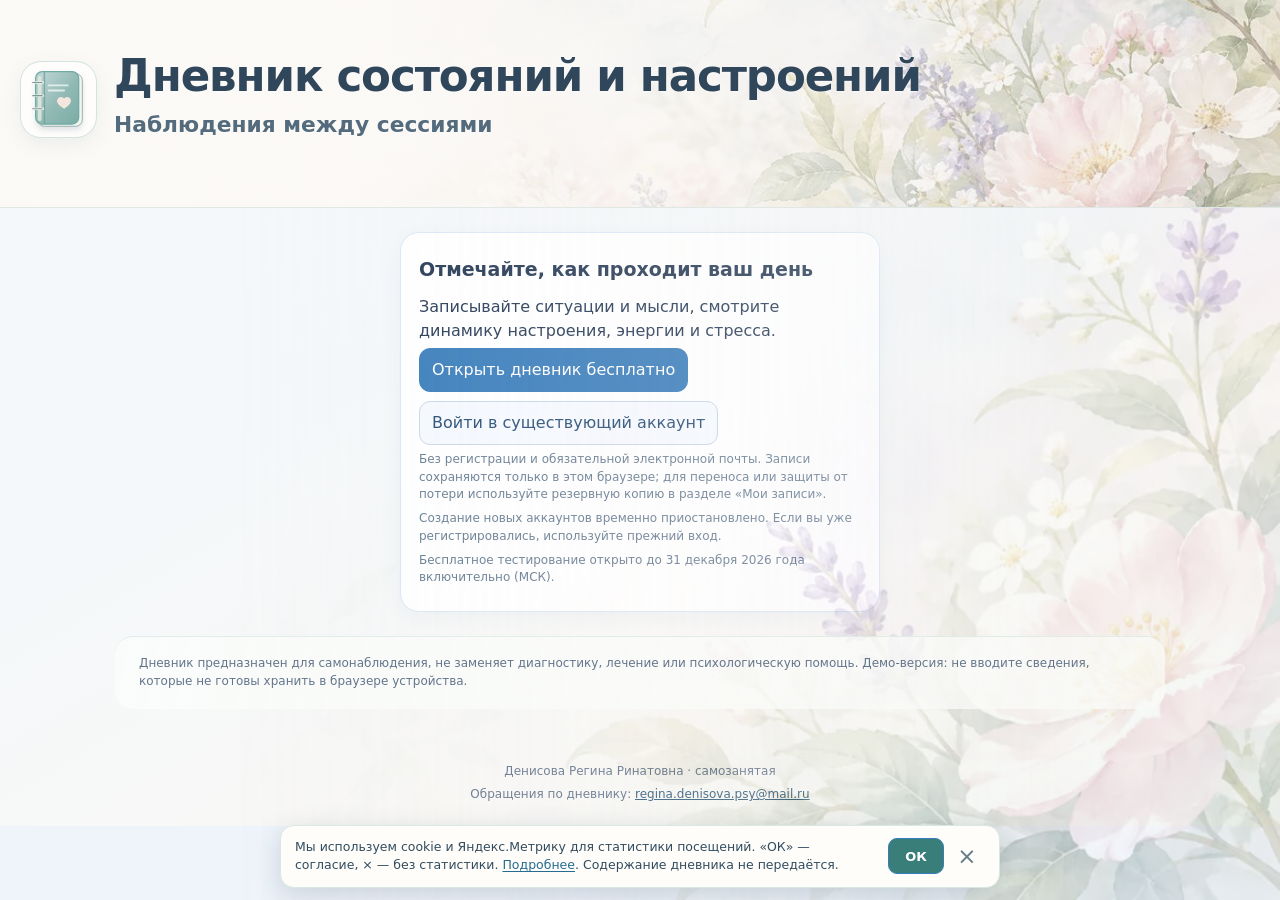
<file: index.html>
<!doctype html><html lang="ru"><head><meta charset="utf-8"><meta name="viewport" content="width=device-width,initial-scale=1"><title>Дневник состояний и настроений</title><style>
:root{font-family:system-ui,-apple-system,'Segoe UI',sans-serif;color:#263c58;background:#f1f6fc;line-height:1.48}*{box-sizing:border-box}body{margin:0}header{background:linear-gradient(120deg,#dcecfb,#f7fbff);padding:26px max(18px,calc((100vw - 1050px)/2));border-bottom:1px solid #d6e2f0}h1{font-size:clamp(24px,4vw,38px);margin:0}h2{font-size:19px;margin:4px 0 12px}p{margin:6px 0}small,.sub{color:#64758b}.tag{color:#396fa8;font-size:13px;font-weight:700}.wrap{max-width:1310px;margin:18px auto;padding:0 15px;display:grid;grid-template-columns:200px minmax(0,1fr) 290px;gap:16px;align-items:start}.panel,.accordion{background:white;border:1px solid #dce5f0;border-radius:17px;box-shadow:0 3px 15px #2d58780b}.panel{padding:18px;margin-bottom:14px}.accordion{margin-bottom:10px;overflow:hidden}summary{padding:16px 18px;cursor:pointer;font-weight:750;list-style:none;display:flex;justify-content:space-between;align-items:center}summary::-webkit-details-marker{display:none}summary:after{content:'⌄';font-size:22px;color:#477fae}details[open]>summary{background:#eaf4ff}details[open]>summary:after{content:'⌃'}details .inside{padding:17px}button,input,textarea{font:inherit}button{cursor:pointer;border:1px solid #c8d7e8;border-radius:11px;background:#f6faff;color:#254c73;padding:9px 12px}button:hover{background:#eaf3fe}.primary{background:#397dbb;color:#fff;border-color:#397dbb}.primary:hover{background:#2d6da8}.nav{display:flex;align-items:center;gap:12px;margin-bottom:14px}.nav strong{flex:1;text-align:center}.moods{display:grid;grid-template-columns:repeat(4,minmax(0,1fr));gap:8px;margin:9px 0 13px}.mood{padding:8px 2px;min-height:72px;background:#f6f9fd;font-size:12px}.mood b{display:block;font-size:25px;font-weight:400}.mood.sel{border:2px solid #3c89c7;background:#e4f2ff}.scale{display:flex;align-items:center;justify-content:space-between;gap:8px;flex-wrap:wrap;border-top:1px solid #edf1f6;padding:10px 0}.scale .count{display:flex;align-items:center;gap:10px}.scale button{font-size:20px;font-weight:750;width:39px;height:39px;padding:0}.scale output{min-width:40px;text-align:center;font-weight:750}.field{margin:14px 0}label{display:block;font-weight:650;margin-bottom:5px}textarea,input[type=text]{width:100%;border:1px solid #d3dfeb;border-radius:11px;padding:10px;background:#fbfdff;color:#253c56}textarea{min-height:75px;resize:vertical}.chips{display:flex;flex-wrap:wrap;gap:7px}.chip.sel{background:#dbeeff;border-color:#5799d2}.emotion-button{display:flex;align-items:center;gap:5px}.emotion-button .face{font-size:21px}.miniweek{display:grid;grid-template-columns:repeat(7,1fr);gap:4px}.mini-day{text-align:center;background:#f2f7fd;border-radius:9px;padding:7px 1px;font-size:11px}.mini-day span{display:block;font-size:20px;margin-top:4px}.mini-day.empty span{opacity:.25;filter:grayscale(1)}.mini-day.has-entry{border:1px solid #a7d4f7;background:#eaf5ff}.chip-more{border-style:dashed}.emotion-range{width:clamp(80px,13vw,155px);accent-color:#448ec8}.intensity-step{border:0;background:transparent;min-width:25px;padding:2px 4px;border-radius:7px;color:#367db5;font-size:24px;font-weight:700;line-height:1.2}.intensity-step:hover{background:#deefff}.intensity-step:disabled{opacity:.3;cursor:default}.nested-state{border:1px solid #dfebf6;border-radius:13px;margin-top:12px;overflow:hidden}.nested-state summary{padding:12px 14px;background:#f5f9ff}.nested-state .inside{padding:0 13px 9px}.diary-sections{margin-top:10px}.diary-sections .inside textarea{margin-top:8px}.emotion-scale{display:flex;align-items:center;gap:9px}.emotion-scale output{min-width:35px;font-weight:750;text-align:right}.emotion-button .face{font-size:21px}.freq{display:flex;justify-content:space-between;gap:8px;border-bottom:1px solid #edf1f6;padding:6px 0}.insights{padding-left:20px;font-size:13px;color:#475f78}.insights li{margin:7px 0}.smalltitle{font-size:14px;font-weight:700;margin:14px 0 8px}.intensity{margin:12px 0;padding:12px;border-radius:12px;background:#f3f8ff}.intensity .count{display:flex;align-items:center;gap:10px}.intensity button{min-width:42px;font-size:20px}.intensity-line{display:flex;align-items:center;justify-content:space-between;gap:8px;margin:5px 0}.indicator{font-size:12px;color:#68829b}.line{border-top:1px solid #e2eaf3;margin:12px 0}.actions{display:flex;gap:9px;flex-wrap:wrap}.note{font-size:12px;color:#667c91}.warning{background:#fff7e6;border:1px solid #edd9ae;border-radius:12px;padding:12px;margin:12px 0}.lock{background:#fff;border:1px solid #d0deea;border-radius:17px;padding:24px;margin:18px auto;max-width:700px;text-align:center}.hidden{display:none!important}.kpis{display:grid;grid-template-columns:repeat(3,1fr);gap:8px}.kpis div{text-align:center;border-radius:10px;background:#eef6ff;padding:9px}.kpis b{display:block;font-size:22px}.periods{display:flex;gap:5px;flex-wrap:wrap}.periods button.active{background:#d9edff;border-color:#4c9bdb}canvas{max-width:100%;width:100%;height:170px}.side-menu{position:sticky;top:16px;padding:10px;display:flex;flex-direction:column;gap:4px}.side-menu a{display:flex;align-items:center;gap:10px;text-decoration:none;color:#345775;font-size:14px;font-weight:650;border-radius:11px;padding:12px 10px}.side-menu a:hover,.side-menu a:focus-visible{background:#eaf3fe;color:#255b8f}.side-menu a.active{background:#e3f0ff;color:#235e98}.side-menu .menu-symbol{width:22px;text-align:center;font-size:18px}.side-menu h2{font-size:14px;margin:8px 10px 12px}.wrap main,.wrap aside{min-width:0}.wrap section[id]{scroll-margin-top:24px}.foot{max-width:1050px;padding:10px 15px 35px;margin:auto;font-size:12px;color:#64758b}@media(max-width:1100px){.wrap{grid-template-columns:170px minmax(0,1fr)}.aside{grid-column:2}.side-menu{grid-row:1 / span 2}}@media(max-width:790px){.wrap{grid-template-columns:1fr}.side-menu{position:static;grid-row:auto;grid-column:auto;flex-direction:row;flex-wrap:nowrap;overflow-x:auto;scrollbar-width:thin}.side-menu h2{display:none}.side-menu a{white-space:nowrap;flex-shrink:0;padding:10px}.aside{grid-column:auto}.moods{grid-template-columns:repeat(4,1fr)}header{padding:23px 18px}.aside{order:2}}@media(max-width:360px){.moods{grid-template-columns:repeat(3,1fr)}}

/* Visual refresh: header and emotion selectors. Preserves existing JS/data. */
:root{font-family:Inter,"Segoe UI",system-ui,-apple-system,sans-serif;color:#253954;background:#eff4fb}
body{background:linear-gradient(180deg,#f1f6fc 0%,#eef3fa 100%)}
.journal-hero{position:relative;isolation:isolate;overflow:hidden;min-height:148px;padding:24px max(20px,calc((100vw - 1310px)/2));background:linear-gradient(120deg,#eaf4ff 0%,#e9f3ff 52%,#f8fbff 100%);border-bottom:1px solid #dce7f4}
.hero-background{position:absolute;inset:auto 0 0 26%;height:125px;pointer-events:none;z-index:-1;opacity:.96}
.hero-background svg{display:block;width:100%;height:100%}
.hero-content{display:flex;align-items:center;gap:17px;max-width:1050px}
.journal-logo{width:76px;height:76px;flex:0 0 76px;border-radius:24px;background:linear-gradient(140deg,#a8d2f2,#d8edff);box-shadow:0 8px 24px #4d87be18;display:grid;place-items:center}
.journal-logo svg{width:57px;height:57px}
.journal-heading h1{font-size:clamp(26px,3.3vw,44px);letter-spacing:-.025em;line-height:1.14;font-weight:800;color:#263954;text-wrap:balance}
.journal-heading .sub{font-size:clamp(15px,1.7vw,23px);margin-top:7px;color:#5b6d85}
.panel,.accordion{border-radius:19px;border-color:#dce8f6;box-shadow:0 5px 18px rgba(63,117,177,.06)}
.side-menu{border-radius:20px}
.side-menu a{border-radius:13px}
.side-menu a.active{background:linear-gradient(115deg,#dbeeff,#cee2fa)}
details[open]>summary{background:linear-gradient(110deg,#eaf4ff,#dfecfc)}
.moods{display:grid;grid-template-columns:repeat(7,minmax(0,1fr));gap:7px}
.mood{display:flex;flex-direction:column;align-items:center;justify-content:flex-start;gap:6px;min-height:105px;padding:9px 3px 8px;background:#f8fbff;border:1px solid #e1ebf7;border-radius:16px;line-height:1.15;color:#2d405b;box-shadow:0 4px 10px rgba(59,115,180,.03)}
.mood-face{display:grid;place-items:center;width:49px;height:53px;border-radius:16px;background:#eef7ff;box-shadow:inset 0 2px 6px #ffffffa8}
.mood-face b{font-size:31px!important;line-height:1}
.mood-label{display:block;font-size:11px;font-weight:650;text-align:center}
.mood[data-mood$=":0"] .mood-face{background:#dff6ea}
.mood[data-mood$=":1"] .mood-face{background:#fff3cf}
.mood[data-mood$=":2"] .mood-face{background:#fff4dc}
.mood[data-mood$=":3"] .mood-face{background:#ffe8de}
.mood[data-mood$=":4"] .mood-face{background:#e0efff}
.mood[data-mood$=":5"] .mood-face{background:#f5f2db}
.mood[data-mood$=":6"] .mood-face{background:#ffe1dd}
.mood.sel{background:#e9f3ff;border:2px solid #75a9ea;box-shadow:0 0 0 2px #b9d9ff66}
@media(max-width:790px){.journal-hero{min-height:125px;padding:19px 16px}.hero-background{left:24%;height:100px}.journal-logo{width:55px;height:55px;flex-basis:55px;border-radius:17px}.journal-logo svg{width:42px;height:42px}.journal-heading h1{font-size:clamp(23px,5vw,32px)}.moods{grid-template-columns:repeat(4,minmax(0,1fr))}}
@media(max-width:370px){.moods{grid-template-columns:repeat(3,minmax(0,1fr))}}

/* Premium illustrated visual refresh: actual image assets, no changes to journal storage */
.journal-hero{background:linear-gradient(111deg,#eff6fe 0%,#e9f3fd 48%,#eaf4ff 100%);min-height:166px}
.hero-background{left:23%;right:0;bottom:0;inset:auto 0 0 23%;height:180px;opacity:1;z-index:-1}
.hero-background img{display:block;width:100%;height:100%;object-fit:cover;object-position:center bottom}
.journal-logo{background:transparent;box-shadow:none;width:84px;height:84px;flex:0 0 84px;border-radius:0}
.journal-logo img{width:84px;height:84px;object-fit:contain;filter:drop-shadow(0 6px 8px rgba(64,118,170,.1))}
.journal-heading{position:relative;z-index:1;text-shadow:0 1px 1px rgba(255,255,255,.65)}
.journal-heading h1{font-size:clamp(27px,3.3vw,43px);font-weight:780;color:#24344f}
.journal-heading .sub{font-weight:500;color:#516985}
.mood{border:1px solid #e2eaf7;border-radius:18px;min-height:119px;background:linear-gradient(155deg,#fff,#f4f9ff);box-shadow:0 7px 16px rgba(61,103,160,.07);padding:10px 4px 11px}
.mood:hover{transform:translateY(-2px);box-shadow:0 9px 17px rgba(61,103,160,.1)}
.mood-face{width:64px;height:68px;border-radius:19px;background:linear-gradient(145deg,#ffffff,#f0f7ff);box-shadow:inset 0 2px 1px #fff,0 5px 12px rgba(62,122,182,.07)}
.mood-face .mood-art{width:64px;height:64px;display:block;object-fit:contain;image-rendering:auto}
.mood-label{font-size:11px;font-weight:650;color:#374b67}
.mood.sel{border:2px solid #7eace9;background:linear-gradient(145deg,#f7fbff,#e5f0ff);box-shadow:0 0 0 3px rgba(124,175,235,.15)}
.mini-day span{display:flex;align-items:center;justify-content:center;min-height:31px}
.week-mood-art{width:28px;height:28px;display:block;object-fit:contain}
@media (max-width:790px){.journal-hero{min-height:145px}.hero-background{left:13%;height:115px}.journal-logo,.journal-logo img{width:58px;height:58px}.journal-logo{flex-basis:58px}.mood-face,.mood-face .mood-art{width:55px;height:57px}.mood{min-height:109px}}

/* Illustrated icon system – matched to blue landscape reference */
.side-menu .menu-symbol{width:39px;height:39px;flex:0 0 39px;display:grid;place-items:center;border-radius:13px;background:linear-gradient(135deg,#f5fbff,#e6f1ff);box-shadow:inset 0 1px 2px #fff,0 3px 10px #639bd00e}
.diary-menu-icon{width:29px;height:29px;display:block;filter:drop-shadow(0 2px 2px #5795cf15)}
.side-menu a{gap:9px;padding:10px 9px;font-size:14px;line-height:1.3}
.side-menu a.active .menu-symbol{background:linear-gradient(140deg,#fff,#cfebff)}
.time-summary{padding:13px 17px!important;min-height:66px;font-size:20px!important;background:linear-gradient(105deg,#eff6ff,#e2effe)!important}
.time-title{display:flex;align-items:center;gap:12px;font-weight:760;color:#253d60}
.time-icon{display:grid;place-items:center;width:48px;height:48px;flex:0 0 48px;border-radius:17px;background:linear-gradient(135deg,#fff,#ddecff);box-shadow:0 5px 13px #5b8fca17,inset 0 1px 1px #fff}
.time-icon svg{width:37px;height:37px;filter:drop-shadow(0 2px 3px #5e84b224)}
.time-day .time-icon{background:linear-gradient(135deg,#fffbea,#ffe7bb)}
.time-evening .time-icon{background:linear-gradient(135deg,#f3f0ff,#e4e0ff)}
.time-morning{border-left:4px solid #8dc8ed}
.time-day{border-left:4px solid #efc477}
.time-evening{border-left:4px solid #a8a5e7}
.prompt-with-icon{display:flex;align-items:center;gap:9px;font-size:17px;color:#263c60;margin-bottom:8px}
.prompt-icon{width:29px;height:29px}
.nested-state summary{font-size:16px!important;padding:11px 15px!important}
.state-icon{width:35px;height:35px;flex-basis:35px;border-radius:12px;background:#f2eefa}
.state-icon svg{width:27px;height:27px}
.scale-label{display:flex;align-items:center;gap:8px;font-weight:700}
.scale-art{width:26px;height:26px;flex:0 0 26px}
@media(max-width:790px){.time-icon{width:42px;height:42px;flex-basis:42px}.time-icon svg{width:33px;height:33px}.side-menu .menu-symbol{width:31px;height:31px;flex-basis:31px}.diary-menu-icon{width:25px;height:25px}}

/* Consistent illustrated cards, date and week overview */
:root{scroll-behavior:smooth}
.journal-card{border:1px solid #d6e6f8;border-radius:20px;box-shadow:0 6px 18px #6a98d018;margin:12px 0;overflow:hidden}
.journal-summary{font-size:20px!important;padding:13px 17px!important;min-height:69px!important;background:linear-gradient(110deg,#f0f7ff,#e2efff)!important;color:#283e5e}
.journal-title{display:flex;align-items:center;gap:13px;font-weight:780}
.journal-icon{width:46px;height:46px;flex:0 0 46px;border-radius:16px;display:grid;place-items:center;background:linear-gradient(140deg,#fff,#e2efff);box-shadow:0 4px 10px #578fc023,inset 0 1px #fff}
.journal-icon svg{width:39px;height:39px;filter:drop-shadow(0 2px 3px #568cc022)}
.card-thought .journal-icon,.card-summary .journal-icon{background:linear-gradient(140deg,#fff,#eae7ff)}
.card-emotions .journal-icon,.card-therapist .journal-icon{background:linear-gradient(140deg,#fff,#ffedf6)}
.card-reaction .journal-icon,.card-situation .journal-icon{background:linear-gradient(140deg,#fff,#fff0de)}
.card-perspective .journal-icon{background:linear-gradient(140deg,#fff,#e1f9f2)}
.journal-card[open]>.journal-summary{border-bottom:1px solid #e2ecf8}
.diary-sections .inside{background:linear-gradient(#fff,#fbfdff)}
.aside-title{display:flex;gap:9px;align-items:center;font-size:18px;line-height:1.25;margin:0 0 12px;font-weight:780}
.aside-title-icon{width:34px;height:34px;flex:0 0 34px;filter:drop-shadow(0 3px 4px #5e96c01c)}
.date-navigation{display:flex;align-items:center;gap:14px;justify-content:space-between;background:linear-gradient(105deg,#e3f1ff,#fbfdff 58%,#edf0ff);border:1px solid #dfebfc;border-radius:18px;padding:12px 14px;margin:0}
.date-navigation button{border:0;background:#fff;box-shadow:0 3px 11px #5587bd19;border-radius:50%;width:42px;height:42px;flex:0 0 42px;font-size:31px;line-height:1;padding:0 0 4px;color:#467caf}
.date-display{display:flex;align-items:center;justify-content:center;flex-direction:column;gap:2px;text-align:center}
.date-display strong{font-size:clamp(21px,2.4vw,29px);line-height:1.26;color:#243b60;font-weight:800;text-transform:capitalize}
.date-ornament{color:#d8a85b;line-height:.75;font-size:19px}
.date-caption{font-size:12px;font-weight:550;color:#7487a5}
.week-range-bar{display:flex;gap:10px;align-items:center;justify-content:space-between;margin:0 0 14px;padding:7px 10px;border-radius:13px;background:linear-gradient(90deg,#e9f4ff,#f6f7ff)}
.week-range-bar strong{font-size:13px;color:#3c6188}
.week-range-bar button{width:30px;height:30px;border:0;background:white;border-radius:50%;font-size:22px;line-height:1;padding:0;color:#507daa}
.miniweek{gap:5px}
.mini-day{min-width:0;padding:7px 1px;background:linear-gradient(180deg,#f9fcff,#eff6ff);border:1px solid #e0eafa;border-radius:12px;display:flex;flex-direction:column;align-items:center;gap:4px;cursor:pointer;color:#38536e}
.mini-day b{font-size:11px;line-height:1.25}
.mini-day .day-number{display:block;min-height:0;font-size:12px;font-weight:750;color:#536b8e}
.mini-day .week-face{width:100%;min-height:31px;border-radius:10px;background:white}
.mini-day .week-mood-art{width:30px;height:30px}
.mini-day.empty .week-mood-art{opacity:.28;filter:grayscale(1)}
.mini-day.has-entry{background:#f4fbff;border-color:#b8d6f6}
.mini-day.chosen-day{outline:2px solid #7eaeee;outline-offset:-1px;background:linear-gradient(180deg,#e2f1ff,#f0f7ff)}
.mini-day:hover{transform:translateY(-1px);border-color:#8bbee9}
.side-menu a.active{background:linear-gradient(100deg,#c9e3ff,#e3f2ff);color:#20528c;box-shadow:0 2px 10px #5d95be17}
.side-menu a:focus-visible,.mini-day:focus-visible{outline:3px solid #6da6e3;outline-offset:2px}
#diary,#week,#dynamics,#psychologist,#materials{scroll-margin-top:18px}
.nav-pulse{animation:nav-attention 1.5s ease-out}
@keyframes nav-attention{0%{box-shadow:0 0 0 0 #89c2fd99}50%{box-shadow:0 0 0 7px #89c2fd30}100%{box-shadow:0 0 0 0 #89c2fd00}}
@media(max-width:790px){.journal-summary{font-size:18px!important}.journal-icon{width:39px;height:39px;flex-basis:39px}.journal-icon svg{width:33px;height:33px}.date-display strong{font-size:19px}.date-caption{font-size:10px}.mini-day .week-mood-art{width:27px;height:27px}}
.emotion-picture{width:29px;height:29px;display:inline-block;object-fit:contain;vertical-align:middle;flex:0 0 29px}.emotion-name{display:inline-flex;align-items:center;gap:6px}.emotion-button{border-radius:14px;background:linear-gradient(135deg,#fff,#f4f9ff)}.emotion-button.sel{background:#e5f3ff;box-shadow:0 2px 8px #578fba1f}.emotion-button .face{display:inline-flex;align-items:center}.intensity-line{gap:10px}.freq{align-items:center}

.privacy-panel{border:1px solid #cbdff0;background:linear-gradient(180deg,#ffffff,#f5faff)}
.privacy-panel .note{line-height:1.6;margin:10px 0}
.privacy-status{padding:12px 14px;background:#e9f3ff;border-radius:13px;color:#294d76;font-size:13px;font-weight:650;margin:12px 0}
.privacy-form{display:grid;gap:8px;margin:12px 0}
.privacy-form label{font-size:13px;margin:2px 0 0}
.privacy-form input,.vault-unlock input{width:100%;border:1px solid #c9daee;background:#fff;border-radius:11px;padding:11px}
.privacy-form button{justify-self:start}
.privacy-delete{border-color:#e8bec6;color:#a34255;background:#fff8fa}
.vault-unlock{max-width:580px;margin:30px auto;padding:24px;background:#fff;border:1px solid #cbdff0;border-radius:20px;box-shadow:0 9px 25px #5f87b419}
.vault-unlock h2{font-size:23px;margin-bottom:12px}
.vault-unlock input{display:block;margin-bottom:14px}

/* Compact account-style privacy UI and wider navigation */
.wrap{max-width:1410px;grid-template-columns:250px minmax(0,1fr) 310px;gap:16px}
.side-menu{min-width:0;padding:12px}
.side-menu a{font-size:14px;padding:11px 10px;gap:10px;overflow-wrap:anywhere}
.side-menu .menu-symbol{flex:0 0 39px}
.privacy-panel{padding:19px;background:linear-gradient(165deg,#fff,#f5f9ff);border-radius:21px}
.privacy-panel .aside-title{font-size:18px}
.privacy-illustration{height:90px;text-align:center;background:radial-gradient(ellipse at center,#ecf7ff 20%,transparent 75%);margin:0 auto 4px}
.privacy-illustration svg{width:130px;height:90px}
.privacy-lead{text-align:center;font-size:14px;font-weight:800;color:#2b4e76;line-height:1.4}
.privacy-panel>.note{font-size:12px;line-height:1.6}
.privacy-status{font-size:12px;line-height:1.5;padding:11px;background:#e9f4ff}
.privacy-main-actions{gap:8px;margin:9px 0}
.privacy-main-actions button{font-weight:700;width:100%;padding:11px 10px}
.privacy-details{margin-top:13px;border:1px solid #e0eaf6;border-radius:13px;overflow:hidden;background:#fff}
.privacy-details>summary{font-size:12px;font-weight:650;padding:11px 12px;line-height:1.4;display:flex;align-items:center}
.privacy-details>.inside{padding:0 12px 12px}
.privacy-details .note{font-size:12px;line-height:1.55;margin:9px 0}
.privacy-delete{color:#a94f63;border-color:#e8c8d1;background:#fff9fb;font-size:12px;padding:8px 9px}
.privacy-dialog{width:min(440px,calc(100vw - 30px));max-height:min(88vh,700px);overflow:auto;border:1px solid #dbe9fa;border-radius:27px;padding:27px 30px 26px;background:linear-gradient(155deg,#fff,#f4f9ff);box-shadow:0 22px 65px #1e426b40;color:#263c58}
.privacy-dialog::backdrop{background:rgba(22,42,75,.46);backdrop-filter:blur(5px)}
.privacy-dialog h2{font-size:25px;text-align:center;margin:5px 0 10px}
.privacy-dialog p{font-size:13px;line-height:1.6;text-align:center;color:#667994}
.dialog-symbol{width:66px;height:66px;border-radius:22px;margin:0 auto 12px;display:grid;place-items:center;background:linear-gradient(145deg,#e8f3ff,#d7e8fb);font-size:29px;box-shadow:0 6px 16px #517fbb19}
.privacy-dialog .privacy-form{margin:18px 0;gap:8px}
.privacy-dialog .privacy-form label{font-size:13px;color:#284a72}
.privacy-dialog .privacy-form input{padding:12px;border-radius:13px;background:white}
.privacy-dialog .privacy-form button{width:100%;padding:13px;margin-top:7px;font-weight:700}
.privacy-close{position:absolute;right:14px;top:13px;width:35px;height:35px;padding:0;border:0;background:#eef5fc;border-radius:50%;font-size:24px;line-height:1}
.vault-unlock{text-align:center;max-width:430px;margin:clamp(28px,8vh,90px) auto;padding:30px;border-radius:28px;background:linear-gradient(155deg,#fff,#f3f8ff)}
.vault-unlock .vault-emblem{font-size:40px;width:75px;height:75px;border-radius:24px;background:#e5f1ff;display:grid;place-items:center;margin:0 auto 14px}
.vault-unlock h2{font-size:26px}
.vault-unlock label{text-align:left;margin-top:24px}
.vault-unlock button.primary{width:100%;padding:12px}
.vault-unlock .note{font-size:12px;line-height:1.55}
@media(max-width:1100px){.wrap{grid-template-columns:220px minmax(0,1fr)}.aside{grid-column:2}.side-menu{grid-row:1/span 2}}
@media(max-width:790px){.wrap{grid-template-columns:1fr}.side-menu{grid-column:auto;grid-row:auto}.aside{grid-column:auto}.side-menu a{white-space:nowrap;overflow-wrap:normal}.privacy-dialog{padding:25px 21px}}

/* Episode diary: independent situational observations inside each day */
.episode-section{border:1px solid #d4e7f7;background:linear-gradient(160deg,#ffffff,#f6faff);margin:14px 0}
.episode-header{display:flex;align-items:center;justify-content:space-between;gap:15px;flex-wrap:wrap}
.episode-heading{display:flex;align-items:center;gap:11px;font-size:21px;font-weight:790;margin:0 0 4px}
.episode-icon{width:40px;height:40px;filter:drop-shadow(0 3px 4px #6e9dd922)}
.episode-header .primary{font-size:13px;font-weight:720;white-space:nowrap}
.episode-list{display:grid;gap:9px;margin-top:14px}
.episode-empty{border:1px dashed #bbd5ed;color:#617c9a;border-radius:15px;padding:15px;text-align:center;font-size:13px;background:#f8fbff}
.episode-item{display:flex;align-items:center;justify-content:space-between;gap:10px;border:1px solid #d9e7f5;border-radius:15px;padding:12px;background:#fff}
.episode-item-main{min-width:0;flex:1}
.episode-item-name{font-weight:760;font-size:14px;color:#31547a;overflow-wrap:anywhere}
.episode-item-meta{font-size:12px;color:#7187a0;margin-top:5px}
.episode-item button{white-space:nowrap;font-size:12px}
.episode-form{border:1px solid #ccdef4;border-radius:18px;padding:17px;margin-top:14px;background:#fff;box-shadow:0 8px 20px #6295c016}
.episode-form-heading{display:flex;align-items:center;justify-content:space-between}
.episode-form-heading h3{font-size:19px;margin:0;color:#2e4d77}
.episode-form-heading button{width:35px;height:35px;border-radius:50%;padding:0;font-size:24px}
.episode-form .field{margin:12px 0}
.episode-two-col{display:grid;grid-template-columns:1fr 1fr;gap:12px}
.episode-strength{display:flex;align-items:center;gap:8px;padding:6px 0}
.episode-strength input{width:100%;min-width:50px;accent-color:#659bd5}
.episode-strength button{width:34px;flex:0 0 34px;padding:4px;font-size:20px;font-weight:bold}
.episode-emotion-chips{display:flex;gap:6px;flex-wrap:wrap}
.episode-emotion-chips button{font-size:12px;padding:7px 9px;display:inline-flex;align-items:center;gap:4px;border-radius:13px}
.episode-emotion-chips button[aria-pressed="true"]{background:#ddecff;border-color:#7ab1e1}
.episode-emotion-chips img{width:23px;height:23px;object-fit:contain}
.episode-danger{color:#b24760;background:#fff6f8;border-color:#e7bcc8}
@media(max-width:560px){.episode-two-col{grid-template-columns:1fr}.episode-item{align-items:flex-start;flex-wrap:wrap}.episode-heading{font-size:18px}}

/* Compact joy mood and secure recovery UI */
.moods{gap:7px}
.mood{min-height:97px;padding:7px 4px 8px;border-radius:16px}
.mood-face{width:54px;height:56px;border-radius:16px}
.mood-face .mood-art{width:54px;height:54px}
.mood-label{font-size:11px}
.episode-day-caption{font-size:12px;font-weight:700;color:#4b7198;background:#edf6ff;border:1px solid #d8eafa;padding:8px 12px;border-radius:12px;margin:8px 0}
.vault-forgot{display:block;margin:9px auto 4px;background:transparent;border:0;text-decoration:underline;color:#397dbb;font-size:13px}
.vault-recovery{margin:16px 0;padding:16px 14px;text-align:left;border-radius:16px;background:#f3f8ff;border:1px solid #d5e7f8}
.vault-recovery label{font-size:12px;margin:9px 0 5px}
.vault-recovery input{width:100%;min-width:0;margin-bottom:9px}
.vault-recovery .primary{margin-top:7px}
.privacy-main-actions{flex-wrap:wrap}
.privacy-main-actions button{white-space:normal}
.recovery-code-display{font-family:ui-monospace,SFMono-Regular,Consolas,monospace!important;font-size:13px!important;letter-spacing:.4px;width:100%;border:1px solid #b8d5f1;border-radius:11px;background:#f0f7ff;padding:10px 7px;text-align:center}
#recoveryCodeDialog button,#recoverySetupDialog button.primary{width:100%;margin-top:10px}
@media(max-width:790px){.mood{min-height:93px;padding:6px 3px 7px}.mood-face,.mood-face .mood-art{width:49px;height:50px}}

/* All eight daily mood buttons stay in one horizontal row. */
.moods{display:grid!important;grid-template-columns:repeat(8,minmax(0,1fr))!important;gap:5px!important;min-width:0}
.moods .mood{min-width:0;min-height:89px!important;padding:6px 1px!important;border-radius:12px!important;gap:4px!important}
.moods .mood-face{width:clamp(30px,3.2vw,46px)!important;height:clamp(32px,3.4vw,48px)!important;border-radius:12px!important}
.moods .mood-face .mood-art{width:100%!important;height:100%!important;object-fit:contain!important}
.moods .mood-label{font-size:clamp(8px,.8vw,10px)!important;line-height:1.18!important;letter-spacing:-.15px!important;overflow-wrap:anywhere}
.intensity-emotion-name{overflow-wrap:anywhere}
.intensity-line .emotion-name{min-width:0}
@media(max-width:650px){
 .moods{grid-template-columns:repeat(8,62px)!important;overflow-x:auto;overscroll-behavior-x:contain;scrollbar-width:thin;padding:3px 2px 10px;scroll-snap-type:x proximity}
 .moods .mood{scroll-snap-align:start;min-height:85px!important}
 .moods .mood-face{width:43px!important;height:45px!important}
 .moods .mood-label{font-size:10px!important}
 .intensity-line{flex-wrap:wrap}
 .intensity-line .emotion-scale{margin-left:auto}
}

/* Botanical painting replaces previously faint mountain layer.
   This overrides legacy responsive selectors deliberately. */
.journal-hero{
 position:relative!important;min-height:208px!important;overflow:hidden;
 background:#fff9f4!important;isolation:isolate!important;
 border-bottom:1px solid #e9e2e5!important;
}
.hero-background{
 position:absolute!important;inset:0!important;
 left:0!important;right:0!important;top:0!important;bottom:0!important;
 width:100%!important;height:100%!important;max-width:none!important;
 z-index:0!important;opacity:1!important;pointer-events:none!important;
}
.hero-background img{
 width:100%!important;height:100%!important;object-fit:cover!important;
 object-position:center 53%!important;display:block!important;
}
.journal-hero::after{
 content:"";position:absolute;inset:0;z-index:1;pointer-events:none;
 background:linear-gradient(90deg,rgba(255,249,246,.91) 0%,rgba(255,250,247,.81) 24%,rgba(255,250,247,.51) 45%,rgba(255,250,247,.04) 77%);
}
.hero-content{position:relative!important;z-index:2!important;max-width:1300px!important;min-height:151px;align-items:center!important}
.journal-heading{position:relative;z-index:2;text-shadow:0 1px 2px #fff9!important}
.journal-heading h1{color:#30465b!important;font-size:clamp(28px,3.4vw,44px)!important}
.journal-heading .sub{color:#536b7c!important;font-weight:600!important}
.trial-notice{
 display:flex;align-items:center;gap:10px;
 background:linear-gradient(110deg,#f7fbf8,#f1f9ff);
 border:1px solid #d5e7db;color:#416b65;border-radius:15px;
 padding:11px 14px;margin-bottom:14px;line-height:1.5;font-size:12px;font-weight:650;
}
.trial-end-icon{font-size:36px;padding:12px}
.lock{max-width:620px;margin:42px auto;border-color:#d6e6df;background:linear-gradient(150deg,#fff,#f5faf9);padding:27px}
.lock p{margin:12px 0;line-height:1.6}
@media(max-width:790px){
 .journal-hero{min-height:158px!important;padding:16px!important}
 .hero-background{height:100%!important;left:0!important}
 .hero-background img{object-position:65% center!important}
 .journal-hero::after{background:linear-gradient(90deg,rgba(255,250,246,.94),rgba(255,250,246,.81) 48%,rgba(255,250,246,.22) 90%)}
 .hero-content{min-height:120px}
 .journal-heading h1{font-size:clamp(22px,5vw,31px)!important}
 .trial-notice{align-items:flex-start;font-size:11px}
}

/* Calm unified botanical backdrop and soft notebook logo — 16 Nov 2026 */
body{
 position:relative;
 background-color:#f1f6f8!important;
 background-image:linear-gradient(150deg,#f4f8fb 0%,#f5f8fa 38%,#f9f8f5 72%,#f1f7f6 100%)!important;
}
body::before{
 content:"";position:fixed;left:0;right:0;top:0;bottom:0;z-index:0;
 pointer-events:none;
 background-image:url("assets/diary-botanical-real-2026.jpg?v=botanical-page-3");
 background-repeat:no-repeat;
 background-size:min(1450px,115vw) auto;
 background-position:right bottom;
 opacity:.14;filter:saturate(.66) contrast(.92);
 -webkit-mask-image:linear-gradient(to right,transparent 12%,rgba(0,0,0,.20) 42%,black 100%);
 mask-image:linear-gradient(to right,transparent 12%,rgba(0,0,0,.20) 42%,black 100%);
}
.wrap,.foot,.vault-unlock,.lock{position:relative;z-index:1}
.journal-hero{
 z-index:1;
 background:#faf8f5!important;
 border-bottom-color:#e0e8e6!important;
}
.hero-background img{
 opacity:.55!important;
 filter:saturate(.75) contrast(.92)!important;
 object-position: center 54%!important;
}
.journal-hero::after{
 background:linear-gradient(90deg,rgba(252,250,247,.95) 0%,rgba(252,250,247,.90) 29%,rgba(252,250,247,.67) 52%,rgba(252,250,247,.22) 81%,rgba(252,250,247,.11) 100%)!important;
}
.journal-notebook-logo{
 background:rgba(255,255,255,.62)!important;
 border:1px solid rgba(196,218,213,.75)!important;
 border-radius:21px!important;
 box-shadow:0 6px 18px rgba(89,141,144,.10)!important;
 display:grid!important;
 place-items:center!important;
 width:77px!important;height:77px!important;flex:0 0 77px!important;
}
.journal-notebook-logo svg{display:block;width:70px!important;height:70px!important}
.foot{
 background:linear-gradient(100deg,rgba(250,252,250,.89),rgba(249,250,247,.75));
 border-top:1px solid rgba(198,219,213,.45);border-radius:18px;
 margin:18px auto 32px;padding:18px 24px;
}
@media(max-width:790px){
 body::before{
  background-position:right bottom;
  background-size:990px auto;
  opacity:.10;
 }
 .journal-hero{min-height:155px!important}
 .journal-hero::after{
  background:linear-gradient(90deg,rgba(251,249,246,.97) 0%,rgba(251,249,246,.89) 58%,rgba(251,249,246,.46) 100%)!important;
 }
 .hero-background img{object-position:68% center!important;opacity:.42!important}
 .journal-notebook-logo{
  width:54px!important;height:54px!important;flex:0 0 54px!important;
  border-radius:16px!important;
 }
 .journal-notebook-logo svg{width:48px!important;height:48px!important}
 .hero-content{gap:12px!important}
 .foot{margin:15px 14px 30px;padding:15px 16px}
}
@media(max-width:370px){
 .journal-notebook-logo{width:46px!important;height:46px!important;flex:0 0 46px!important}
 .journal-notebook-logo svg{width:40px!important;height:40px!important}
 .journal-heading h1{font-size:21px!important}
}

/* Phone-first visual pass: six icon tabs, 4+4 moods, controlled episode emotions, full botanical banner */
.hero-background picture{display:block;width:100%;height:100%}
.hero-background picture img{display:block;width:100%;height:100%}
.side-menu a .nav-label{display:inline}
.mood-toggle{display:none}
.episode-emotion-more{background:#eff7fe!important;border:1px dashed #9bc7e4!important;color:#347caa!important;font-weight:650!important;justify-content:center}
body::before{
 background-image:url("assets/diary-page-botanical-2026.webp?v=page-v1")!important;
 background-size:min(1040px,95vw) auto!important;
 background-position:right bottom!important;
 opacity:.29!important;
 filter:saturate(.84) contrast(.97)!important;
 -webkit-mask-image:linear-gradient(to right,transparent 7%,rgba(0,0,0,.25) 32%,black 83%)!important;
 mask-image:linear-gradient(to right,transparent 7%,rgba(0,0,0,.25) 32%,black 83%)!important;
}
@media(max-width:790px){
 .wrap{padding:0 11px!important;gap:10px!important}
 .side-menu{
  display:grid!important;
  grid-template-columns:repeat(5,minmax(0,1fr))!important;
  gap:3px!important;
  width:100%!important;
  padding:7px 5px!important;
  overflow:visible!important;
  position:relative!important;
  margin-bottom:0!important;
 }
 .side-menu a{
  font-size:0!important;min-width:0!important;width:100%!important;height:51px!important;
  padding:4px 1px!important;
  justify-content:center!important;align-items:center!important;
  gap:0!important;white-space:normal!important;flex-shrink:1!important;
  border-radius:11px!important;
 }
 .side-menu .nav-label{display:none!important}
 .side-menu .menu-symbol{width:min(100%,46px)!important;height:34px!important;flex:0 0 auto!important;margin:0!important;display:grid!important;place-items:center!important}
 .side-menu .diary-menu-icon{width:27px!important;height:27px!important}
 .journal-hero{min-height:161px!important}
 .hero-background picture,.hero-background picture img{width:100%!important;height:100%!important}
 .hero-background img{
  object-fit:contain!important;object-position:center center!important;
  opacity:.94!important;filter:saturate(.88) contrast(.98)!important;
 }
 .journal-hero::after{
  background:linear-gradient(90deg,rgba(252,251,247,.95) 0%,rgba(252,251,247,.84) 43%,rgba(252,251,247,.30) 76%,rgba(252,251,247,.07) 100%)!important;
 }
 .hero-content{min-height:122px!important}
 .mood-picker .moods{
  display:grid!important;grid-template-columns:repeat(4,minmax(0,1fr))!important;
  gap:5px!important;width:100%!important;min-width:0!important;
  overflow:visible!important;scroll-snap-type:none!important;
  padding:3px 0 2px!important;
 }
 .mood-picker .mood{min-width:0!important;width:100%!important;min-height:86px!important;padding:5px 1px 6px!important;scroll-snap-align:none!important}
 .mood-picker .mood-face{width:clamp(37px,10vw,49px)!important;height:clamp(39px,10.5vw,51px)!important}
 .mood-picker .mood-face .mood-art{width:100%!important;height:100%!important}
 .mood-picker .mood-label{font-size:clamp(8px,2.35vw,10px)!important;letter-spacing:-.1px!important;line-height:1.2!important}
 .mood-picker .mood:nth-child(n+5){display:none!important}
 .mood-picker.expanded .mood:nth-child(n+5){display:flex!important}
 .mood-toggle{
  display:flex!important;align-items:center;justify-content:center;
  margin:8px auto 3px!important;min-width:150px;
  padding:7px 17px!important;border:1px solid #c4d9ed!important;
  border-radius:99px!important;background:#f1f8ff!important;
  color:#3d719e!important;font-size:12px!important;font-weight:700!important;
 }
 .episode-emotion-chips{
  display:grid!important;grid-template-columns:repeat(2,minmax(0,1fr))!important;
  gap:7px!important;width:100%!important;
 }
 .episode-emotion-chips button{min-width:0!important;justify-content:flex-start!important;padding:7px 8px!important}
 .episode-emotion-more{grid-column:1/-1;font-size:12px!important;justify-content:center!important}
 body::before{
  background-image:url("assets/diary-page-botanical-2026.webp?v=page-mobile-v1")!important;
  background-position:right bottom!important;background-size:auto 100%!important;
  opacity:.22!important;
  -webkit-mask-image:linear-gradient(to bottom,rgba(0,0,0,.36),rgba(0,0,0,.22) 30%,black 75%)!important;
  mask-image:linear-gradient(to bottom,rgba(0,0,0,.36),rgba(0,0,0,.22) 30%,black 75%)!important;
 }
}
@media(max-width:360px){
 .side-menu{padding:6px 3px!important;gap:2px!important}
 .side-menu a{height:45px!important}
 .side-menu .menu-symbol{width:min(100%,40px)!important;height:32px!important}
 .side-menu .diary-menu-icon{width:24px!important;height:24px!important}
 .mood-picker .mood-label{font-size:8px!important}
}
#chart{display:block;height:170px}
.chart-legend{display:flex;flex-wrap:wrap;gap:3px 10px;list-style:none;padding:0;margin:4px 0 8px;font-size:12px}
.chart-legend li{display:flex;align-items:center;gap:4px}
.chart-legend li::before{content:"";width:16px;border-top:2px solid}
.chart-legend .chart-mood::before{border-top:3px solid #216bb0}
.chart-legend .chart-energy::before{border-top:2px dashed #7952b3}
.chart-legend .chart-stress::before{border-top:2px dotted #16766f}
</style>
<link rel="stylesheet" href="entry.css?v=analytics-banner-20261124-1">
<link rel="icon" href="assets/diary-shortcut.svg" type="image/svg+xml">
<link rel="icon" href="favicon.ico" type="image/x-icon" sizes="32x32">
<link rel="icon" href="assets/diary-shortcut-192.png" type="image/png" sizes="192x192">
<link rel="apple-touch-icon" href="assets/diary-shortcut-180.png" sizes="180x180">
<link rel="manifest" href="manifest.webmanifest">
</head><body data-cover><svg xmlns="http://www.w3.org/2000/svg" class="diary-svg-sprite" aria-hidden="true" width="0" height="0" style="position:absolute;width:0;height:0;overflow:hidden"><defs>
<linearGradient id="icBlue" x1="0" y1="0" x2="1" y2="1"><stop stop-color="#77bcf0"/><stop offset="1" stop-color="#386cbf"/></linearGradient>
<linearGradient id="icGold" x1="0" y1="0" x2="1" y2="1"><stop stop-color="#ffda8c"/><stop offset="1" stop-color="#f29d48"/></linearGradient>
<linearGradient id="icViolet" x1="0" y1="0" x2="1" y2="1"><stop stop-color="#b8b3ff"/><stop offset="1" stop-color="#7879d9"/></linearGradient>
<linearGradient id="icPink" x1="0" y1="0" x2="1" y2="1"><stop stop-color="#ffbed9"/><stop offset="1" stop-color="#e98cb6"/></linearGradient>
<linearGradient id="icMint" x1="0" y1="0" x2="1" y2="1"><stop stop-color="#91e0cc"/><stop offset="1" stop-color="#53bba7"/></linearGradient>
</defs>
<symbol id="icon-home" viewBox="0 0 48 48"><path d="M6 22 24 7l18 15v17a3 3 0 0 1-3 3H9a3 3 0 0 1-3-3Z" fill="#e0efff" stroke="url(#icBlue)" stroke-width="3" stroke-linejoin="round"/><path d="M19 42V28h10v14" fill="#b6d9ff" stroke="#437fcb" stroke-width="3"/><path d="M5 22 24 7l19 15" fill="none" stroke="#3274bb" stroke-width="3.6" stroke-linecap="round"/></symbol>
<symbol id="icon-week" viewBox="0 0 48 48"><rect x="5" y="8" width="38" height="33" rx="8" fill="#ecf6ff" stroke="url(#icBlue)" stroke-width="2.8"/><path d="M5 19h38" stroke="#7fa8d9" stroke-width="2"/><path d="M15 6v8m18-8v8" stroke="#4986cb" stroke-width="3" stroke-linecap="round"/><rect x="12" y="25" width="6" height="6" rx="2" fill="#86c9fc"/><rect x="21" y="25" width="6" height="6" rx="2" fill="#9cc6ef"/><rect x="30" y="25" width="6" height="6" rx="2" fill="#9cc6ef"/><path d="M13 35h22" stroke="#86b6e2" stroke-width="2" stroke-linecap="round"/></symbol>
<symbol id="icon-chart" viewBox="0 0 48 48"><path d="M7 39V10M7 39h35" fill="none" stroke="#7195cb" stroke-width="3" stroke-linecap="round"/><path d="m11 32 9-10 7 6 12-17" fill="none" stroke="url(#icBlue)" stroke-width="4" stroke-linecap="round" stroke-linejoin="round"/><circle cx="20" cy="22" r="3.2" fill="#83c8fa" stroke="white" stroke-width="1.4"/><circle cx="27" cy="28" r="3.2" fill="#88bee9" stroke="white" stroke-width="1.4"/><circle cx="39" cy="11" r="3.2" fill="#5c96de" stroke="white" stroke-width="1.4"/></symbol>
<symbol id="icon-chat" viewBox="0 0 48 48"><path d="M7 18A12 12 0 0 1 19 6h10a12 12 0 0 1 12 12v8a12 12 0 0 1-12 12H19l-10 6 2-10a12 12 0 0 1-4-8z" fill="#e9e8ff" stroke="url(#icViolet)" stroke-width="3" stroke-linejoin="round"/><path d="M17 19h15M17 26h10" stroke="#6977c5" stroke-width="3" stroke-linecap="round"/><circle cx="35" cy="33" r="4" fill="#b3aafa"/></symbol>
<symbol id="icon-book" viewBox="0 0 48 48"><path d="M24 41q-8-6-18-4V10q11-3 18 4 7-7 18-4v27q-10-2-18 4Z" fill="#e0fbf3" stroke="url(#icMint)" stroke-width="3" stroke-linejoin="round"/><path d="M24 14v27M12 18h7M29 18h7M12 25h7M29 25h7" stroke="#6cbbaa" stroke-width="2.5" stroke-linecap="round"/><path d="m34 6 2-4 2 4 4 2-4 2-2 4-2-4-4-2z" fill="#94d9ca"/></symbol>
<symbol id="icon-sunrise" viewBox="0 0 48 48"><path d="M8 32h32" stroke="#5c8fc7" stroke-width="3" stroke-linecap="round"/><path d="M16 31a8 8 0 0 1 16 0" fill="#ffdf9a" stroke="#f2aa58" stroke-width="2.5"/><path d="M24 8v7M9 16l5 5M39 16l-5 5M7 25h5M36 25h5" stroke="#eba24e" stroke-width="3" stroke-linecap="round"/><path d="M13 39q11-4 22 0" stroke="#87b7e9" stroke-width="2.5" fill="none" stroke-linecap="round"/></symbol>
<symbol id="icon-day" viewBox="0 0 48 48"><circle cx="24" cy="24" r="10" fill="url(#icGold)" stroke="#fff3c7" stroke-width="2"/><g fill="none" stroke="#eda34f" stroke-width="3" stroke-linecap="round"><path d="M24 4v7M24 37v7M4 24h7M37 24h7M10 10l5 5M33 33l5 5M10 38l5-5M33 15l5-5"/></g><circle cx="20" cy="21" r="2" fill="#ad7247" opacity=".45"/></symbol>
<symbol id="icon-evening" viewBox="0 0 48 48"><path d="M31 6a18 18 0 1 0 11 27A17 17 0 0 1 31 6Z" fill="url(#icViolet)" stroke="#807dd9" stroke-width="2"/><path d="m13 9 1.7 4.2L19 15l-4.3 1.7L13 21l-1.7-4.3L7 15l4.3-1.8z" fill="#ffda85"/><circle cx="36" cy="12" r="2.5" fill="#f8d895"/><circle cx="39" cy="22" r="1.7" fill="#f8d895"/></symbol>
<symbol id="icon-heart" viewBox="0 0 48 48"><path d="M24 40 7.5 24.7C-2 15.5 12.5 2 24 15.3 35.5 2 50 15.5 40.5 24.7 24 40Z" transform="translate(0 -2) scale(.98)" fill="#fce4ef" stroke="url(#icPink)" stroke-width="3" stroke-linejoin="round"/><path d="m30 7 2 4 4 2-4 2-2 4-2-4-4-2 4-2z" fill="#ffe9b3"/></symbol>
<symbol id="icon-mood" viewBox="0 0 48 48"><circle cx="24" cy="24" r="18" fill="#dbefff" stroke="url(#icBlue)" stroke-width="2.8"/><path d="M15 27q9 12 18 0" fill="none" stroke="#4c89c8" stroke-width="3" stroke-linecap="round"/><circle cx="17" cy="20" r="2.2" fill="#457dbb"/><circle cx="31" cy="20" r="2.2" fill="#457dbb"/></symbol>
<symbol id="icon-energy" viewBox="0 0 48 48"><path d="M27 4 8 27h15l-3 17 20-25H25Z" fill="url(#icGold)" stroke="#ecae53" stroke-width="2.3" stroke-linejoin="round"/></symbol>
<symbol id="icon-stress" viewBox="0 0 48 48"><path d="M11 31A14 14 0 0 1 18 8q14-5 21 9 6 16-10 21H14" fill="#e6e6ff" stroke="url(#icViolet)" stroke-width="2.6"/><path d="M21 17h7l-5 7h7l-9 10 2-8h-6z" fill="#9da1eb"/></symbol>
<symbol id="icon-situation" viewBox="0 0 48 48"><rect x="3" y="3" width="42" height="42" rx="15" fill="url(#icGold)" opacity=".12"/><path d="M12 7h24v34H12z" fill="#eff7ff" stroke="#4b91c9" stroke-width="2.4" stroke-linejoin="round"/><path d="M18 15h12M18 23h10M18 31h8" stroke="#77a8d5" stroke-width="2.5" stroke-linecap="round"/><circle cx="36" cy="34" r="8" fill="#ffdd9b" stroke="#e9b45b" stroke-width="2"/><path d="M36 29v5M36 37v.1" stroke="#956a33" stroke-width="2.4" stroke-linecap="round"/></symbol>
<symbol id="icon-thought" viewBox="0 0 48 48"><rect x="3" y="3" width="42" height="42" rx="15" fill="url(#icViolet)" opacity=".12"/><path d="M11 15Q12 7 24 7q13 0 13 12 0 8-7 11l-1 6-9-6q-10-2-9-15z" fill="#e5e5ff" stroke="#777bce" stroke-width="2.6"/><circle cx="15" cy="36" r="3.5" fill="#a7a8ec"/><circle cx="10" cy="42" r="2" fill="#c2bff6"/><path d="M18 18q6-7 12 0" stroke="#a29ee9" stroke-width="2.3" fill="none" stroke-linecap="round"/></symbol>
<symbol id="icon-emotions" viewBox="0 0 48 48"><rect x="3" y="3" width="42" height="42" rx="15" fill="url(#icPink)" opacity=".12"/><path d="M24 40 8 25q-9-9 0-16 8-6 16 3 8-9 16-3 9 7 0 16Z" fill="#ffdbe9" stroke="#dd83ac" stroke-width="2.7"/><path d="m34 4 2.3 5.7L42 12l-5.7 2.3L34 20l-2.3-5.7L26 12l5.7-2.3z" fill="#ffe4a3"/></symbol>
<symbol id="icon-reaction" viewBox="0 0 48 48"><rect x="3" y="3" width="42" height="42" rx="15" fill="url(#icGold)" opacity=".12"/><path d="M12 14h21l-6-6M33 14l-6 6" fill="none" stroke="#4d94c9" stroke-width="3.4" stroke-linecap="round" stroke-linejoin="round"/><path d="M36 33H15l6-6M15 33l6 6" fill="none" stroke="#eeac6c" stroke-width="3.4" stroke-linecap="round" stroke-linejoin="round"/><circle cx="9" cy="14" r="3" fill="#a5d9ef"/><circle cx="39" cy="33" r="3" fill="#ffdba4"/></symbol>
<symbol id="icon-perspective" viewBox="0 0 48 48"><rect x="3" y="3" width="42" height="42" rx="15" fill="url(#icMint)" opacity=".12"/><path d="M6 24q18-21 36 0-18 21-36 0Z" fill="#e4f8f6" stroke="#55b4aa" stroke-width="2.8"/><circle cx="24" cy="24" r="8" fill="#8eddd3" stroke="#4eaaa4" stroke-width="2.3"/><circle cx="24" cy="24" r="3" fill="#447e90"/><path d="m37 7 2 5 5 2-5 2-2 5-2-5-5-2 5-2z" fill="#a9d0ff"/></symbol>
<symbol id="icon-summary" viewBox="0 0 48 48"><rect x="3" y="3" width="42" height="42" rx="15" fill="url(#icViolet)" opacity=".12"/><rect x="10" y="7" width="28" height="35" rx="5" fill="#f0f2ff" stroke="#8482d4" stroke-width="2.5"/><path d="M17 16h13M17 23h9M17 30h13" stroke="#a4a5df" stroke-width="2.5" stroke-linecap="round"/><path d="m34 28 3 3 6-7" stroke="#48b79d" stroke-width="3" fill="none" stroke-linecap="round" stroke-linejoin="round"/></symbol>
<symbol id="icon-therapist" viewBox="0 0 48 48"><rect x="3" y="3" width="42" height="42" rx="15" fill="url(#icPink)" opacity=".12"/><path d="M7 20a12 12 0 0 1 12-12h10a12 12 0 0 1 0 24H20l-9 7 1-10q-5-3-5-9Z" fill="#e5efff" stroke="#6a94d4" stroke-width="2.6"/><path d="M17 19h14M17 25h10" stroke="#8db2df" stroke-width="2.3" stroke-linecap="round"/><circle cx="37" cy="35" r="7" fill="#f5d4e4" stroke="#e08aaf" stroke-width="1.8"/><path d="M34 35h6M37 32v6" stroke="#be6e95" stroke-width="2" stroke-linecap="round"/></symbol>
<symbol id="icon-frequency" viewBox="0 0 48 48"><rect x="3" y="3" width="42" height="42" rx="15" fill="url(#icBlue)" opacity=".12"/><path d="M8 35h6V21H8z" fill="#bfdbfb"/><path d="M19 35h7V13h-7z" fill="#a7bdfa"/><path d="M31 35h8V8h-8z" fill="#84c9cd"/><path d="M6 40h36" stroke="#6994c4" stroke-width="2.5" stroke-linecap="round"/></symbol>
<symbol id="icon-backup" viewBox="0 0 48 48"><rect x="3" y="3" width="42" height="42" rx="15" fill="url(#icMint)" opacity=".12"/><rect x="8" y="10" width="32" height="30" rx="5" fill="#e9f7f3" stroke="#60b5a2" stroke-width="2.5"/><path d="M24 14v17m-6-6 6 6 6-6M15 35h18" fill="none" stroke="#60b5a2" stroke-width="2.8" stroke-linecap="round" stroke-linejoin="round"/></symbol></svg><section id="accountBar" class="panel" hidden>
  <span id="accountGreeting"></span>
  <button type="button" id="accountSignOut" aria-label="Выйти"><span id="accountSignOutText">Выйти</span><svg class="account-exit-icon" aria-hidden="true" viewBox="0 0 24 24" fill="none" stroke="currentColor" stroke-width="1.8" stroke-linecap="round" stroke-linejoin="round"><path d="M10 4H5v16h5m-2-8h12m-4-4 4 4-4 4"/></svg></button>
  <button type="button" id="accountHelp" aria-label="Где хранятся записи" aria-controls="accountStorageNote" aria-expanded="false">?</button>
  <p id="accountStorageNote" class="note"><span id="accountStorageDesktop"></span><span id="accountStorageMobile"></span></p>
  <div class="paid-access-line"><span id="accountAccessStatus" role="status" aria-live="polite"></span><button type="button" id="refreshPaidAccess" hidden title="Проверить оплату">Проверить доступ</button></div>
</section>
<header class="journal-hero">
<div class="hero-background" aria-hidden="true"><picture><source media="(max-width:790px)" srcset="assets/diary-mobile-banner-2026.webp?v=mobile-v1"><img src="assets/diary-botanical-real-2026.jpg?v=watercolor-1116-v2" alt=""></picture></div>
<div class="hero-content"><div class="journal-logo journal-notebook-logo" aria-hidden="true">
<svg viewBox="0 0 96 96" xmlns="http://www.w3.org/2000/svg" focusable="false">
<defs>
 <linearGradient id="notebookCover" x1="0" y1="0" x2="1" y2="1"><stop offset="0" stop-color="#c4d9d9"/><stop offset=".56" stop-color="#91b9b4"/><stop offset="1" stop-color="#7baca6"/></linearGradient>
 <linearGradient id="paperEdge" x1="0" y1="0" x2="1" y2="1"><stop offset="0" stop-color="#fffefd"/><stop offset="1" stop-color="#f4f4eb"/></linearGradient>
 <filter id="notebookShadow" x="-40%" y="-40%" width="180%" height="190%"><feDropShadow dx="0" dy="5" stdDeviation="4" flood-color="#58777b" flood-opacity=".19"/></filter>
</defs>
<g filter="url(#notebookShadow)">
 <rect x="19" y="12" width="61" height="72" rx="9" fill="#f4f4ee" stroke="#93afb2" stroke-width="1.3"/>
 <rect x="16" y="9" width="59" height="72" rx="9" fill="url(#notebookCover)" stroke="#6faaa3" stroke-width="1.7"/>
 <path d="M28 9V81" stroke="#6e9f9d" stroke-width="2" opacity=".78"/>
 <path d="M34 28H60 M34 35H55" stroke="#eff8f4" stroke-width="2.5" stroke-linecap="round" opacity=".8"/>
 <path d="M46 47c2-4 7-4 9-1 2-3 7-3 9 1 2 5-4 10-9 13-5-3-12-8-9-13Z" fill="#f9e9df" opacity=".95"/>
 <rect x="19" y="15" width="5" height="62" rx="2.5" fill="#e1e9dc" opacity=".84"/>
</g>
<path d="M12 24H26M12 42H26M12 60H26" stroke="#f2efe5" stroke-width="3.3" stroke-linecap="round"/>
<path d="M12 24H25M12 42H25M12 60H25" stroke="#789ca1" stroke-width="1.4" stroke-linecap="round"/>
</svg></div><div class="journal-heading"><h1>Дневник состояний и настроений</h1><p class="sub">Наблюдения между сессиями</p></div></div>
</header>
<section id="analyticsNotice" class="analytics-notice" role="region" aria-label="Cookie и статистика" hidden>
  <p class="analytics-text">Мы используем cookie и Яндекс.Метрику для статистики посещений. «ОК» — согласие, × — без статистики. <a href="analytics-info.html" target="_blank" rel="noopener noreferrer">Подробнее</a>. Содержание дневника не передаётся.</p>
  <div class="analytics-controls">
    <button type="button" id="analyticsAllow" class="primary">ОК</button>
    <button type="button" id="analyticsDecline" class="analytics-close" aria-label="Закрыть без статистики" title="Закрыть без статистики">×</button>
  </div>
  <p id="analyticsStatus" class="analytics-screen-reader" role="status" aria-live="polite"></p>
</section>

<section class="panel" id="diaryCover" aria-labelledby="coverTitle">
  <h2 id="coverTitle">Отмечайте, как проходит ваш день</h2>
  <p>Записывайте ситуации и мысли, смотрите динамику настроения, энергии и стресса.</p>
  <div class="actions">
    <button type="button" class="primary" id="openLocalDiary" aria-describedby="localDiaryNote">Открыть дневник бесплатно</button>
    <button type="button" data-account-mode="login">Войти в существующий аккаунт</button>
  </div>
  <p id="localDiaryNote" class="note">Без регистрации и обязательной электронной почты. Записи сохраняются только в этом браузере; для переноса или защиты от потери используйте резервную копию в разделе «Мои записи».</p>
  <p class="note">Создание новых аккаунтов временно приостановлено. Если вы уже регистрировались, используйте прежний вход.</p>
  <p id="authStatus" class="note" role="status"></p>
  <p class="note">Бесплатное тестирование открыто до 31 декабря 2026 года включительно (МСК).</p>
  <p class="note access-preview-link" hidden>С 15 декабря — условия доступа на 2027 год: <a href="access-2027.html">посмотреть тарифы</a>.</p>
</section>
<dialog class="panel" id="accountDialog" aria-labelledby="accountTitle">
  <button type="button" id="accountBack" aria-label="Закрыть форму">×</button>
  <h2 id="accountTitle"></h2>
  <div id="accountExplanation" hidden>
    <p class="note">Подтверждение регистрации и восстановление пароля приходят на вашу почту.</p>
    <p class="note">Данные профиля и входа обрабатывает Supabase. Текст дневника хранится в вашем браузере. Восстановление пароля аккаунта не меняет отдельный пароль шифрования прежних записей.</p>
  </div>
  <form id="accountForm" method="post" onsubmit="return false">
    <fieldset id="signupProfile" hidden disabled>
      <legend>Ваш профиль</legend>
      <div class="field"><label for="accountFamilyName">Фамилия</label><input id="accountFamilyName" name="familyName" autocomplete="family-name" required></div>
      <div class="field"><label for="accountGivenName">Имя</label><input id="accountGivenName" name="givenName" autocomplete="given-name" required></div>
      <div class="field"><label for="accountBirthDate">Дата рождения (необязательно)</label><input id="accountBirthDate" name="birthDate" type="date" autocomplete="bday"></div>
      <div class="field"><label for="accountCity">Город (необязательно)</label><input id="accountCity" name="city" autocomplete="address-level2"></div>
    </fieldset>
    <div class="field"><label for="accountEmail">Логин (email)</label><input id="accountEmail" name="email" type="email" autocomplete="username" required></div>
    <div class="field"><label for="accountPassword">Пароль</label><input id="accountPassword" name="password" type="password" placeholder="••••••••" required></div>
    <label class="remember-choice"><input id="rememberAccount" type="checkbox"> Это моё устройство — сохранять вход</label>
    <div class="actions">
      <button type="submit" class="primary" id="accountSubmit">Войти</button>
      <a id="forgotAccount" href="#accountRecoveryForm">Забыли пароль?</a>
    </div>
  </form>
  <form id="accountRecoveryForm" hidden method="post" onsubmit="return false">
    <label for="recoveryAccountEmail">Email аккаунта</label>
    <input id="recoveryAccountEmail" name="username" type="email" autocomplete="username" required>
    <button type="submit" class="primary">Отправить письмо восстановления</button>
    <button type="button" id="recoveryAccountBack">Вернуться ко входу</button>
  </form>
  <form id="accountResetForm" hidden method="post" onsubmit="return false">
    <label for="newAccountPassword">Новый пароль аккаунта — не менее 12 символов</label>
    <input id="newAccountPassword" name="new-password" type="password" autocomplete="new-password" minlength="12" required>
    <label for="repeatAccountPassword">Повторите пароль</label>
    <input id="repeatAccountPassword" name="confirm-password" type="password" autocomplete="new-password" minlength="12" required>
    <button type="submit" class="primary">Сохранить новый пароль</button>
  </form>
  <p id="accountMessage" class="note" role="status" aria-live="polite"></p>
  <button type="button" id="resendAccountEmail" hidden>Отправить подтверждение ещё раз</button>
</dialog>

<section class="vault-unlock hidden" id="vaultUnlock">
<div class="vault-emblem" aria-hidden="true">🔐</div><h2>Откройте свой дневник</h2>
<p>Записи защищены паролем на этом устройстве.</p>
<form id="vaultLoginForm" name="local-diary-unlock" autocomplete="on" method="post" onsubmit="return false">
<label for="vaultPassword">Пароль дневника</label><input id="vaultPassword" name="password" type="password" autocomplete="current-password" required placeholder="Введите пароль">
<button type="submit" id="vaultUnlockButton" class="primary">Продолжить</button>
</form>
<p class="note">На личном устройстве пароль можно сохранить в менеджере паролей браузера. При следующем открытии он сможет предложить подстановку. Это зависит от настроек браузера.</p>
<p id="vaultMessage" role="status" class="note"></p><button type="button" id="vaultForgot" class="vault-forgot">Забыли пароль?</button>
<div id="vaultRecovery" class="vault-recovery hidden">
 <div id="vaultRecoveryAvailable" class="hidden">
  <p class="note"><b>Восстановление по резервному коду</b></p>
  <label for="vaultRecoveryCode">Резервный код</label><input id="vaultRecoveryCode" type="text" autocomplete="off" autocapitalize="characters" spellcheck="false" placeholder="XXXX-XXXX-XXXX-XXXX-XXXX-XXXX-XXXX-XXXX">
  <label for="vaultRecoveryNewPassword">Новый пароль (не менее 12 символов)</label><input id="vaultRecoveryNewPassword" type="password" autocomplete="new-password" placeholder="Новый пароль">
  <label for="vaultRecoveryAgain">Повторите новый пароль</label><input id="vaultRecoveryAgain" type="password" autocomplete="new-password" placeholder="Повторите пароль">
  <button id="vaultRecoverySubmit" type="button" class="primary">Восстановить доступ</button>
 </div>
 <div id="vaultRecoveryUnavailable" class="hidden">
  <p class="note">Для этого дневника резервный код не создан. Без пароля расшифровать старые записи невозможно. Если есть скачанная резервная копия, её можно загрузить после сброса.</p>
  <button type="button" id="vaultReset" class="privacy-delete">Сбросить дневник и удалить защищённые записи</button>
 </div>
 <p id="vaultRecoveryMessage" role="status" class="note"></p>
</div>
<p class="note">Для открытия нужен пароль или заранее сохранённый резервный код. Без них расшифровать записи невозможно. Копии JSON открываются без пароля.</p>
</section>
<dialog id="privacyDialog" class="privacy-dialog" aria-labelledby="privacyDialogTitle">
<button type="button" id="privacyClose" class="privacy-close" aria-label="Закрыть">×</button>
<div class="dialog-symbol" aria-hidden="true">🔒</div>
<h2 id="privacyDialogTitle">Защитить личные записи</h2>
<p>Придумайте пароль — он понадобится, чтобы открывать защищённый дневник.</p>
<div id="privacyEncrypt" class="privacy-form"><label for="privacyPassword">Новый пароль (не менее 12 символов)</label><input id="privacyPassword" type="password" autocomplete="new-password" minlength="12" placeholder="Придумайте пароль"><label for="privacyPasswordAgain">Повторите пароль</label><input id="privacyPasswordAgain" type="password" autocomplete="new-password" minlength="12" placeholder="Повторите пароль"><button type="button" id="privacyEnable" class="primary">Зашифровать мои записи</button></div>
<p class="note">Шифрование AES-GCM выполняется в браузере. Пароль нигде не хранится и не передаётся. <b>Если пароль забыт, для восстановления потребуется заранее сохранённый резервный код.</b></p>
</dialog>
<dialog id="recoveryCodeDialog" class="privacy-dialog" aria-labelledby="recoveryCodeTitle">
 <h2 id="recoveryCodeTitle">Сохраните резервный код</h2><p>Этот код позволит восстановить доступ, если пароль будет забыт. Он показывается только сейчас.</p>
 <label for="recoveryCodeReveal">Ваш резервный код</label>
 <input id="recoveryCodeReveal" class="recovery-code-display" type="text" readonly autocomplete="off">
 <button type="button" id="recoveryCodeCopy" class="primary">Скопировать код</button>
 <p class="note">Сохраните его отдельно от устройства. Любой, у кого есть этот код и доступ к браузеру, может восстановить записи.</p>
 <button type="button" id="recoveryCodeDone" class="primary">Я сохранил(а) код</button>
</dialog>
<dialog id="recoverySetupDialog" class="privacy-dialog" aria-labelledby="recoverySetupTitle">
 <button type="button" id="recoverySetupClose" class="privacy-close" aria-label="Закрыть">×</button>
 <h2 id="recoverySetupTitle">Резервный код</h2>
 <p>Введите действующий пароль дневника. После этого мы создадим новый резервный код. Старый код, если был, перестанет работать.</p>
 <label for="recoveryCurrentPassword">Действующий пароль</label>
 <input type="password" id="recoveryCurrentPassword" autocomplete="current-password" placeholder="Введите пароль дневника">
 <button type="button" id="recoveryMakeCode" class="primary">Создать код</button>
 <p id="recoverySetupMessage" class="note" role="status"></p>
</dialog>
<div id="lock" class="lock hidden"><div class="trial-end-icon" aria-hidden="true">🌿</div>
<h2>Бесплатное тестирование завершено</h2>
<p>С 1 января 2027 года дневник доступен по оплаченному тарифу.</p>
<p id="paidLockMessage">Войдите в зарегистрированный аккаунт с подтверждённой электронной почтой. После проверки оплаты дневник откроется на приобретённый срок.</p>
<p id="diaryTimeStatus" class="note" role="status">Проверяем срок доступа через сервер…</p>
<button type="button" id="retryDiaryTime">Повторить проверку времени</button>
<p class="note">Если доступ уже оплачен, используйте ту же электронную почту, которую указали при покупке. Покупки через Prodamus активируются только после подтверждения платежа.</p>
<button type="button" id="lockAccountLogin" class="primary">Войти в аккаунт</button>
<p class="note access-preview-link"><a href="access-2027.html">Посмотреть тарифы и условия доступа на 2027 год</a></p>
<p class="note">Ваши записи не удалены: они остались в этом браузере. Сохраните резервную копию. Если записи защищены локальным паролем, сначала откройте их для экспорта.</p>
<button type="button" id="lockUnlockForExport">Разблокировать записи для экспорта</button>
<button type="button" onclick="exportData()">Скачать записи JSON</button>
<button type="button" onclick="openWordReport()">Дневник за неделю Word</button>
</div>
<div class="wrap" id="app"><nav class="panel side-menu" aria-label="Основное меню дневника"><h2>Разделы дневника</h2><a class="active" href="#diary" aria-label="Дневник" title="Дневник"><span class="menu-symbol"><svg class="diary-menu-icon"><use href="#icon-home"></use></svg></span><span class="nav-label"><span class="desktop-nav-label">Дневник</span><span class="mobile-nav-label">Главная</span></span></a><a href="#week" aria-label="Обзор недели" title="Обзор недели"><span class="menu-symbol"><svg class="diary-menu-icon"><use href="#icon-week"></use></svg></span><span class="nav-label"><span class="desktop-nav-label">Обзор недели</span><span class="mobile-nav-label">Неделя</span></span></a><a href="#dynamics" aria-label="Динамика" title="Динамика"><span class="menu-symbol"><svg class="diary-menu-icon"><use href="#icon-chart"></use></svg></span><span class="nav-label">Динамика</span></a><a href="#psychologist" aria-label="Заметки от психолога" title="Заметки от психолога"><span class="menu-symbol"><svg class="diary-menu-icon"><use href="#icon-chat"></use></svg></span><span class="nav-label"><span class="desktop-nav-label">Заметки от психолога</span><span class="mobile-nav-label">Психолог</span></span></a><a href="#privacy" aria-label="Мои записи и конфиденциальность" title="Мои записи и конфиденциальность"><span class="menu-symbol"><svg class="diary-menu-icon"><use href="#icon-backup"></use></svg></span><span class="nav-label">Конфиденциальность</span></a></nav><main id="diary"><div class="trial-notice"><span aria-hidden="true">🌿</span> Бесплатное тестирование до 31 декабря 2026 года включительно (МСК). Все разделы доступны для проверки. Используйте вымышленные ситуации вместо личных данных клиентов. <a href="access-2027.html" class="access-preview-link">Условия доступа на 2027 год →</a></div><section class="panel"><div class="nav date-navigation"><button id="prev" aria-label="Предыдущий день">‹</button><div class="date-display"><span class="date-ornament" aria-hidden="true">✦</span><strong id="dateLabel"><span class="desktop-date">Сегодня</span><span class="mobile-date"><b id="mobileWeekday"></b><span id="mobileCalendarDate"></span></span></strong><span class="date-caption">Новый день — новые наблюдения</span></div><button id="next" aria-label="Следующий день">›</button></div><p class="note">Начните с «Утро», «День» или «Вечер». Выберите эмоцию, затем раскройте «Моё состояние» и отметьте настроение, энергию и стресс. «—» означает, что оценка не заполнена. Событие добавьте в «Ситуации за день». Стрелки у даты открывают другие дни.</p></section><div id="times"></div><section class="panel episode-section" id="episodes">
<div class="episode-header"><div><h2 class="episode-heading"><svg class="episode-icon" aria-hidden="true"><use href="#icon-situation"></use></svg><span>Ситуации за день</span></h2><p class="note">Записывайте каждый эпизод отдельно — даже если за день произошло несколько событий.</p></div><button type="button" class="primary" id="episodeNew">+ Записать ситуацию</button></div>
<div id="episodeList" class="episode-list" aria-live="polite"></div>
<form id="episodeForm" class="episode-form hidden" autocomplete="off">
<div class="episode-form-heading"><h3 id="episodeFormTitle">Новая ситуация</h3><button type="button" id="episodeCancel" aria-label="Закрыть форму">×</button></div>
<p class="note">Можно заполнить только то, что сейчас важно. Запись останется в выбранном дне.</p><p class="episode-day-caption" id="episodeDayCaption"></p>
<div class="episode-two-col"><div class="field"><label for="episodeTime">Когда это было?</label><input id="episodeTime" type="time"></div><div class="field"><label for="episodeIntensity">Насколько сильная реакция? <output id="episodeIntensityValue">5/10</output></label><div class="episode-strength"><button type="button" id="episodeMinus" aria-label="Уменьшить интенсивность">−</button><input id="episodeIntensity" type="range" min="0" max="10" value="5"><button type="button" id="episodePlus" aria-label="Увеличить интенсивность">+</button></div></div></div>
<div class="field"><label for="episodeSituation">Что произошло?</label><textarea id="episodeSituation" placeholder="Например: получила замечание от коллеги"></textarea></div>
<div class="field"><label for="episodeThoughts">Что я подумал(а) про себя или про ситуацию?</label><textarea id="episodeThoughts" placeholder="Например: «Я снова сделала недостаточно хорошо»"></textarea></div>
<div class="field"><label for="episodeEmotions">Что я почувствовал(а)?</label><div class="episode-emotion-chips" id="episodeEmotions" role="group" aria-label="Выберите эмоции"></div></div>
<div class="field"><label for="episodeBody">Что происходило в теле?</label><textarea id="episodeBody" placeholder="Например: напряжение в плечах, учащённое сердцебиение"></textarea></div>
<div class="field"><label for="episodeReaction">Как я отреагировал(а)?</label><textarea id="episodeReaction" placeholder="Что я сделал(а), сказал(а) или чего избежал(а)?"></textarea></div>
<div class="field"><label for="episodeOutcome">Чем завершилась ситуация? Что помогло?</label><textarea id="episodeOutcome" placeholder="Например: сделала перерыв, успокоилась, вернулась к задаче"></textarea></div>
<div class="actions"><button type="submit" class="primary" id="episodeSave">Сохранить эпизод</button><button type="button" id="episodeCancelBottom">Отмена</button><button type="button" id="episodeDelete" class="episode-danger hidden">Удалить эпизод</button></div>
<p class="note" id="episodeMessage" role="status"></p>
</form>
</section><div class="diary-sections" aria-label="Мои наблюдения">
<details class="accordion journal-card card-thought" open><summary class="journal-summary"><span class="journal-title"><span class="journal-icon"><svg aria-hidden="true"><use href="#icon-thought"></use></svg></span>Мысли</span></summary><div class="inside"><label for="thoughts">Что я подумал(а) в этот момент про себя или про ситуацию?</label><textarea id="thoughts" data-k="thoughts" placeholder="Например: «Я снова сделала недостаточно хорошо», «Со мной что-то не так»."></textarea></div></details>
<details class="accordion journal-card card-emotions" open><summary class="journal-summary"><span class="journal-title"><span class="journal-icon"><svg aria-hidden="true"><use href="#icon-emotions"></use></svg></span>Эмоции</span></summary><div class="inside"><p class="note">Что я почувствовал(а)? Отметьте эмоции и при желании укажите интенсивность.</p><div id="emotionChips" class="chips"></div><div class="intensity" id="intensityControls"><b>Насколько сильно я это чувствую?</b><p class="note">Оцените интенсивность каждой выбранной эмоции от 0 до 10.</p><div id="intensityRows"></div></div><div id="otherWrap" class="hidden" style="margin-top:8px"><label for="otherEmotion">Другая эмоция — своими словами</label><textarea id="otherEmotion" data-k="otherEmotion" placeholder="Опишите своими словами, что вы почувствовали"></textarea></div></div></details>
<details class="accordion journal-card card-reaction" open><summary class="journal-summary"><span class="journal-title"><span class="journal-icon"><svg aria-hidden="true"><use href="#icon-reaction"></use></svg></span>Реакция</span></summary><div class="inside"><label for="reaction">Как я отреагировал(а)? Что я сделал(а), сказал(а) или чего избежал(а)?</label><textarea id="reaction" data-k="reaction" placeholder="Например: замкнулась, стала прокручивать ситуацию в голове, отложила задачу."></textarea></div></details>
<details class="accordion journal-card card-perspective" ><summary class="journal-summary"><span class="journal-title"><span class="journal-icon"><svg aria-hidden="true"><use href="#icon-perspective"></use></svg></span>Альтернативный взгляд</span></summary><div class="inside"><label for="newView">Как можно посмотреть на ситуацию иначе? Какие ещё есть объяснения?</label><textarea id="newView" data-k="newView" placeholder="Например: возможно, замечание было про задачу, а не про меня как специалиста. Это не значит, что я плохо справляюсь."></textarea></div></details>
<details class="accordion journal-card card-summary" ><summary class="journal-summary"><span class="journal-title"><span class="journal-icon"><svg aria-hidden="true"><use href="#icon-summary"></use></svg></span>Итоги дня</span></summary><div class="inside"><label for="summary">Что я беру из сегодняшнего дня? Что было полезным, важным, поддерживающим?</label><textarea id="summary" data-k="summary" placeholder="Например: заметила свои эмоции, смогла их назвать. К вечеру удалось восстановить ресурс."></textarea></div></details>
<details class="accordion journal-card card-therapist" ><summary class="journal-summary"><span class="journal-title"><span class="journal-icon"><svg aria-hidden="true"><use href="#icon-therapist"></use></svg></span>Для работы с психологом</span></summary><div class="inside"><label for="therapist">Что хочу обсудить с психологом?</label><textarea id="therapist" data-k="therapist" placeholder="Необязательно"></textarea></div></details>
<div class="panel"><div class="actions"><button type="button" id="saveDraft">Сохранить черновик</button><button type="button" class="primary" id="saveEntry">✓ Сохранить запись</button></div><p id="saveStatus" class="note" role="status" aria-live="polite">Записи также автоматически сохраняются в этом браузере.</p></div>
</div></main><aside class="aside"><section class="panel" id="week"><h2 class="aside-title"><svg class="aside-title-icon" aria-hidden="true"><use href="#icon-week"></use></svg><span>Обзор недели</span></h2><div class="week-range-bar"><button type="button" id="weekPrev" aria-label="Предыдущая неделя">‹</button><strong id="weekRange">Текущая неделя</strong><button type="button" id="weekNext" aria-label="Следующая неделя">›</button></div><div id="weekOverview" class="miniweek"></div><p class="note">Эмоция из последней заполненной части дня. ✎ — есть запись без выбранной эмоции. Прочерк — день не заполнен.</p></section><section class="panel" id="dynamics"><h2 class="aside-title"><svg class="aside-title-icon" aria-hidden="true"><use href="#icon-chart"></use></svg><span>Динамика настроения, энергии и стресса</span></h2><div class="periods"><button data-period="7" class="active">Неделя</button><button data-period="30">Месяц</button><button data-period="180">Полгода</button><button data-period="365">Год</button></div><canvas id="chart" width="290" height="170" aria-label="График состояния"></canvas><ul class="chart-legend" aria-label="Легенда графика"><li class="chart-mood">Настроение</li><li class="chart-energy">Энергия</li><li class="chart-stress">Стресс</li></ul><p class="note" id="chartEmpty" role="status" hidden>Нет оценок за этот период.</p><p class="note">Каждая точка — среднее заполненных оценок за день. Пропуски показаны разрывом, 0 — заполненная оценка.</p><details><summary>Значения по датам</summary><div id="chartValues" style="overflow:auto"></div></details></section><section class="panel" data-mobile-section="dynamics"><h2 class="aside-title"><svg class="aside-title-icon" aria-hidden="true"><use href="#icon-frequency"></use></svg><span>Частота эмоций</span></h2><p class="note">За всё время. Учитываются эмоции дня и ситуаций. Одна эмоция считается один раз за день.</p><div id="emotionFrequency"></div><h3 class="smalltitle">Короткие выводы</h3><ul id="insights" class="insights"></ul><p class="note">Это наблюдения по записям, а не психологическая диагностика.</p></section><section class="panel" id="psychologist"><h2 class="aside-title"><svg class="aside-title-icon" aria-hidden="true"><use href="#icon-therapist"></use></svg><span>Для работы с психологом</span></h2><p class="note">Выберите вопросы, которые хотите обсудить. Отметки сохраняются только в вашем браузере.</p><div id="therapyTopics"></div></section><section class="panel" data-mobile-section="privacy"><h2 class="aside-title"><svg class="aside-title-icon" aria-hidden="true"><use href="#icon-backup"></use></svg><span>Мои записи</span></h2><div class="records-actions"><button type="button" class="primary" onclick="openWordReport()">Скачать дневник</button><p class="note">Документ Word за выбранную неделю с итогом.</p><div class="records-secondary"><button type="button" class="action-link" onclick="exportData()">Сохранить резервную копию</button><button type="button" class="action-link" onclick="document.getElementById('importFile').click()">Восстановить</button></div><input id="importFile" class="hidden" type="file" accept="application/json"></div><p class="note">Резервная копия нужна для восстановления дневника. Восстановление заменит текущие записи выбранного дневника. Скачанные Word и резервная копия не зашифрованы.</p></section><section class="panel privacy-panel" id="privacy">
<h2 class="aside-title"><svg class="aside-title-icon" aria-hidden="true"><use href="#icon-backup"></use></svg><span>Конфиденциальность</span></h2>
<div class="privacy-illustration" aria-hidden="true"><svg viewBox="0 0 140 86"><defs><linearGradient id="shieldGrad" x1="0" y1="0" x2="1" y2="1"><stop stop-color="#bcdbff"/><stop offset="1" stop-color="#8acaba"/></linearGradient></defs><ellipse cx="70" cy="72" rx="49" ry="8" fill="#b8d8ea" opacity=".33"/><path d="M70 10q24 14 41 11v23q-2 26-41 39-39-13-41-39V21q17 3 41-11z" fill="url(#shieldGrad)" stroke="#73a9cf" stroke-width="2"/><rect x="57" y="36" width="26" height="22" rx="5" fill="#fff" opacity=".94"/><path d="M62 37v-6a8 8 0 0 1 16 0v6" stroke="#487ca5" stroke-width="4" fill="none" stroke-linecap="round"/><circle cx="70" cy="46" r="3" fill="#5385b6"/><path d="M70 49v4" stroke="#5385b6" stroke-width="3" stroke-linecap="round"/></svg></div>

<p class="note">Сохраняйте резервную копию: очистка данных браузера может удалить записи.</p>
<p id="privacyStatus" class="privacy-status" role="status">Записи пока хранятся без шифрования.</p>
<div class="actions privacy-main-actions"><button type="button" id="privacyOpen" class="primary">Настроить защиту</button><button type="button" id="privacyLock" class="hidden">Заблокировать дневник</button><button type="button" id="privacyRecoverySetup" class="hidden">Создать или обновить резервный код</button></div>
<button type="button" id="analyticsSettings" class="action-link analytics-settings">Настройки статистики</button><details class="privacy-details"><summary>Подробнее о хранении и защите</summary><div class="inside"><p class="note"><b>Записи:</b> текст сохраняется только в текущем браузере и не отправляется в облачное хранилище дневника. Вход в тот же аккаунт в другом браузере или на другом устройстве не переносит записи автоматически.</p><p class="note"><b>Аккаунт:</b> данные регистрации и входа обрабатывает Supabase. Пароль аккаунта сам по себе не шифрует записи.</p><p class="note"><b>Защита записей:</b> включается отдельно кнопкой «Настроить защиту». После открытия защищённого дневника записи доступны человеку с доступом к этой вкладке. Перед передачей устройства нажмите «Заблокировать дневник».</p><p class="note"><b>Голосовой ввод:</b> Распознавание речи выполняет браузер или клавиатура устройства. Речь может передаваться на серверы соответствующего поставщика. Дневник сохраняет полученный текст, а не аудиозапись.</p><p class="note"><b>Выгрузки:</b> Word и резервная копия не зашифрованы. Вы самостоятельно выбираете получателя и способ передачи; перед отправкой проверьте содержимое.</p><button type="button" id="privacyDelete" class="privacy-delete">Удалить записи текущего дневника</button><p class="note">Удаление из дневника не удалит ранее скачанные файлы и резервные копии устройства.</p></div></details>
<p class="note"><a href="https://taplink.cc/reginaden.legal" target="_blank" rel="noopener noreferrer">Юридическая информация и политика конфиденциальности</a></p></section><section class="panel"><h2>О доступе</h2><p>Бесплатное тестирование: до 31.12.2026 включительно (МСК).</p><p>В течение тестирования все разделы дневника открыты для проверки.</p><p class="note">С 01.01.2027 редактирование закрывается. Кнопка «Скачать свои записи» останется на экране окончания теста. Сохраните копию заранее. Регистрация и вход по почте уже работают. Синхронизация записей между браузерами и оплата пока не подключены.</p></section></aside></div><div class="foot">Дневник предназначен для самонаблюдения, не заменяет диагностику, лечение или психологическую помощь. Демо-версия: не вводите сведения, которые не готовы хранить в браузере устройства.</div>
<script src="analytics.js?v=compact-cookie-20261124-1"></script>
<script src="reliability.js?v=smooth-chart-1"></script>
<script src="entry.js?v=welcome-2"></script>
<script>
'use strict';
// Публичный HTML НЕ является надёжным платным paywall: код доступен открыто.
// Время тестирования берём из серверного ответа (monotonic timer), а не из часов устройства.
// Для настоящей коммерческой защиты код платных функций необходимо перенести с GitHub Pages за серверный контроль доступа.
const config={cutoff:Date.parse('2027-01-01T00:00:00+03:00'),personalPayment:'',proPayment:''};
let storeKey='dnevnik_sostoyaniy_v1',encryptedStoreKey=storeKey+'_encrypted';
let encryptionKey=null,vaultSalt=null,saveQueue=Promise.resolve(),isVaultPresent=false;
// Load a diary only after selecting its owner or the explicit legacy mode.
let data={};
let date=new Date(),period=7;date.setHours(12,0,0,0);const dayKey=d=>`${d.getFullYear()}-${String(d.getMonth()+1).padStart(2,'0')}-${String(d.getDate()).padStart(2,'0')}`;const key=()=>dayKey(date);const get=()=>data[key()]||(data[key()]={});
const textEncoder=new TextEncoder(),textDecoder=new TextDecoder();
function bytesToBase64(bytes){let out='';for(let i=0;i<bytes.length;i+=8192)out+=String.fromCharCode(...bytes.slice(i,i+8192));return btoa(out)}
function base64ToBytes(str){return Uint8Array.from(atob(str),c=>c.charCodeAt(0))}
async function deriveDiaryKey(password,salt){const base=await crypto.subtle.importKey('raw',textEncoder.encode(password),{name:'PBKDF2'},false,['deriveKey']);return crypto.subtle.deriveKey({name:'PBKDF2',salt,iterations:250000,hash:'SHA-256'},base,{name:'AES-GCM',length:256},false,['encrypt','decrypt'])}
async function encryptDiary(snapshot,key,salt){const iv=crypto.getRandomValues(new Uint8Array(12));const ciphertext=await crypto.subtle.encrypt({name:'AES-GCM',iv},key,textEncoder.encode(snapshot));return {version:1,algorithm:'AES-GCM',kdf:'PBKDF2-SHA256',iterations:250000,salt:bytesToBase64(salt),iv:bytesToBase64(iv),ciphertext:bytesToBase64(new Uint8Array(ciphertext))}}
async function decryptDiary(envelope,password){if(envelope?.version!==1||typeof envelope.salt!=='string'||typeof envelope.iv!=='string'||typeof envelope.ciphertext!=='string')throw Error('Некорректный зашифрованный файл');const salt=base64ToBytes(envelope.salt),iv=base64ToBytes(envelope.iv);const key=await deriveDiaryKey(password,salt);const buffer=await crypto.subtle.decrypt({name:'AES-GCM',iv},key,base64ToBytes(envelope.ciphertext));const restored=JSON.parse(textDecoder.decode(buffer));if(!restored||typeof restored!=='object'||Array.isArray(restored))throw Error('Некорректные записи');return {key,salt,restored}}
function normalizeRecoveryCode(code){return String(code||'').replace(/[\s-]/g,'').toUpperCase()}
function makeRecoveryCode(){const raw=Array.from(crypto.getRandomValues(new Uint8Array(16)),x=>x.toString(16).padStart(2,'0')).join('').toUpperCase();return raw.match(/.{4}/g).join('-')}
async function createRecoveryEnvelope(password,code){const salt=crypto.getRandomValues(new Uint8Array(16));const recoveryKey=await deriveDiaryKey(normalizeRecoveryCode(code),salt);return encryptDiary(JSON.stringify({password}),recoveryKey,salt)}
async function setDiaryRecoveryCode(password){
 await saveQueue;
 const env=JSON.parse(localStorage.getItem(encryptedStoreKey)||'null');
 if(!env)throw Error('Защищённые записи не найдены');
 await decryptDiary(env,password);
 const code=makeRecoveryCode();
 env.recovery=await createRecoveryEnvelope(password,code);
 localStorage.setItem(encryptedStoreKey,JSON.stringify(env));
 return code
}
function showDiaryRecoveryCode(code){const dialog=document.getElementById('recoveryCodeDialog');document.getElementById('recoveryCodeReveal').value=code;dialog.showModal()}
function unlockDiaryWithData(restored,key,salt){
 encryptionKey=key;vaultSalt=salt;data=readDiaryEntries(restored);
 rememberStorage();
 document.getElementById('vaultPassword').value='';
 document.getElementById('vaultUnlock').classList.add('hidden');
 if(!closeExpiredTrial())document.getElementById('app').classList.remove('hidden');
 render();updatePrivacyUI();
}
function updatePrivacyUI(){
 const label=document.getElementById('privacyStatus');
 if(!label)return;
 const secured=isVaultPresent&&!!encryptionKey;
 label.textContent=secured?'🔒 Защита включена: записи зашифрованы паролем.':'🔓 Защита паролем пока не включена.';
 document.getElementById('privacyOpen').classList.toggle('hidden',secured);
 document.getElementById('privacyLock').classList.toggle('hidden',!secured);
 document.getElementById('privacyRecoverySetup').classList.toggle('hidden',!secured);
}
const privacyDialog=document.getElementById('privacyDialog');
document.getElementById('privacyOpen').onclick=()=>{privacyDialog.showModal();};
document.getElementById('privacyClose').onclick=()=>privacyDialog.close();
privacyDialog.addEventListener('click',event=>{if(event.target===privacyDialog)privacyDialog.close()});
document.getElementById('privacyEnable').onclick=async()=>{
 const p=document.getElementById('privacyPassword').value,p2=document.getElementById('privacyPasswordAgain').value,btn=document.getElementById('privacyEnable');
 if(isVaultPresent)return;
 if(p.length<12||p!==p2){alert('Пароль должен содержать не менее 12 символов и совпадать в двух полях.');return}
 if(!globalThis.crypto?.subtle){alert('Шифрование недоступно в этом браузере. Записи не изменены.');return}
 if(!confirm('После шифрования для восстановления записей потребуется пароль или сохранённый резервный код. Продолжить?'))return;
 btn.disabled=true;
 try{
  await saveQueue;
  const salt=crypto.getRandomValues(new Uint8Array(16)),key=await deriveDiaryKey(p,salt);
  const env=await encryptDiary(JSON.stringify(data),key,salt);
  localStorage.setItem(encryptedStoreKey,JSON.stringify(env));
  // Проверка, что новые данные действительно могут быть расшифрованы до удаления исходных.
  await decryptDiary(JSON.parse(localStorage.getItem(encryptedStoreKey)),p);
  localStorage.removeItem(storeKey);
  encryptionKey=key;vaultSalt=salt;isVaultPresent=true;
  document.getElementById('privacyPassword').value='';document.getElementById('privacyPasswordAgain').value='';
  updatePrivacyUI();privacyDialog.close();
  try{const code=await setDiaryRecoveryCode(p);showDiaryRecoveryCode(code)}
  catch(recoveryError){console.error('Не удалось создать резервный код',recoveryError);alert('Записи зашифрованы, но код восстановления создать не удалось. Пока вы знаете пароль, его можно создать в разделе «Конфиденциальность».')}
 }catch(err){alert('Не получилось завершить защиту. Исходные записи оставлены без изменений.');console.error(err)}finally{btn.disabled=false}
};
const recoveryCodeDialog=document.getElementById('recoveryCodeDialog');
recoveryCodeDialog.addEventListener('close',()=>{document.getElementById('recoveryCodeReveal').value='';document.getElementById('recoveryCodeCopy').textContent='Скопировать код'});
document.getElementById('recoveryCodeDone').onclick=()=>{document.getElementById('recoveryCodeReveal').value='';recoveryCodeDialog.close()};
document.getElementById('recoveryCodeCopy').onclick=async()=>{
 const input=document.getElementById('recoveryCodeReveal');
 try{await navigator.clipboard.writeText(input.value);document.getElementById('recoveryCodeCopy').textContent='Код скопирован'}
 catch{input.focus();input.select();alert('Скопируйте выделенный код вручную')}
};
document.getElementById('privacyRecoverySetup').onclick=()=>{document.getElementById('recoveryCurrentPassword').value='';document.getElementById('recoverySetupMessage').textContent='';document.getElementById('recoverySetupDialog').showModal()};
document.getElementById('recoverySetupClose').onclick=()=>document.getElementById('recoverySetupDialog').close();
document.getElementById('recoveryMakeCode').onclick=async()=>{
 const pass=document.getElementById('recoveryCurrentPassword').value;
 const button=document.getElementById('recoveryMakeCode'),message=document.getElementById('recoverySetupMessage');
 if(!pass){message.textContent='Введите действующий пароль.';return}
 button.disabled=true;message.textContent='Создаём код…';
 try{const code=await setDiaryRecoveryCode(pass);document.getElementById('recoveryCurrentPassword').value='';document.getElementById('recoverySetupDialog').close();showDiaryRecoveryCode(code)}
 catch(err){message.textContent='Не получилось создать код. Проверьте пароль.';console.warn('Не удалось создать резервный код')}
 finally{button.disabled=false}
};
document.getElementById('vaultForgot').onclick=()=>{
 const box=document.getElementById('vaultRecovery'),show=box.classList.contains('hidden');
 box.classList.toggle('hidden',!show);
 let env=null;try{env=JSON.parse(localStorage.getItem(encryptedStoreKey)||'null')}catch{}
 document.getElementById('vaultRecoveryAvailable').classList.toggle('hidden',!env?.recovery);
 document.getElementById('vaultRecoveryUnavailable').classList.toggle('hidden',!!env?.recovery);
 document.getElementById('vaultRecoveryMessage').textContent='';
};
document.getElementById('vaultRecoverySubmit').onclick=async()=>{
 const inputCode=document.getElementById('vaultRecoveryCode'),code=normalizeRecoveryCode(inputCode.value),newPass=document.getElementById('vaultRecoveryNewPassword').value,again=document.getElementById('vaultRecoveryAgain').value,button=document.getElementById('vaultRecoverySubmit'),message=document.getElementById('vaultRecoveryMessage');
 if(code.length!==32){message.textContent='Введите резервный код полностью.';return}
 if(newPass.length<12||newPass!==again){message.textContent='Новый пароль должен содержать не менее 12 символов и совпадать в двух полях.';return}
 button.disabled=true;message.textContent='Восстанавливаем доступ…';
 try{
  const env=JSON.parse(localStorage.getItem(encryptedStoreKey)||'null');
  if(!env?.recovery)throw Error('Код восстановления не создан');
  const decryptedRecovery=await decryptDiary(env.recovery,code);
  const oldPassword=decryptedRecovery.restored.password;
  if(typeof oldPassword!=='string'||!oldPassword)throw Error('Некорректный код');
  const {restored}=await decryptDiary(env,oldPassword);
  const newSalt=crypto.getRandomValues(new Uint8Array(16)),newKey=await deriveDiaryKey(newPass,newSalt);
  const updated=await encryptDiary(JSON.stringify(restored),newKey,newSalt);
  updated.recovery=await createRecoveryEnvelope(newPass,code);
  const check=await decryptDiary(updated,newPass);
  if(JSON.stringify(check.restored)!==JSON.stringify(restored))throw Error('Проверка шифрования не пройдена');
  localStorage.setItem(encryptedStoreKey,JSON.stringify(updated));
  inputCode.value='';document.getElementById('vaultRecoveryNewPassword').value='';document.getElementById('vaultRecoveryAgain').value='';
  unlockDiaryWithData(restored,newKey,newSalt);
  message.textContent='';alert('Доступ восстановлен. Установлен новый пароль, резервный код продолжает действовать.');
 }catch(err){message.textContent='Не удалось восстановить доступ. Проверьте код. Старые записи не изменены.';console.warn('Восстановление не выполнено')}
 finally{button.disabled=false}
};
document.getElementById('vaultReset').onclick=()=>{
 if(!confirm('Сброс удалит ВСЕ зашифрованные записи в этом браузере. Без пароля или резервного кода восстановить их не получится. Продолжить?'))return;
 if(!confirm('Подтвердите безвозвратное удаление защищённых записей и начало нового дневника.'))return;
 localStorage.removeItem(encryptedStoreKey);localStorage.removeItem(storeKey);data={};isVaultPresent=false;encryptionKey=null;vaultSalt=null;
 document.getElementById('vaultUnlock').classList.add('hidden');
 document.getElementById('vaultPassword').value='';
 if(!closeExpiredTrial())document.getElementById('app').classList.remove('hidden');
 render();updatePrivacyUI();
};
document.getElementById('privacyLock').onclick=async()=>{
 await saveQueue;data={};encryptionKey=null;vaultSalt=null;render();document.getElementById('app').classList.add('hidden');document.getElementById('vaultUnlock').classList.remove('hidden');document.getElementById('vaultPassword').value='';window.scrollTo({top:0,behavior:'smooth'});
};
document.getElementById('vaultUnlockButton').onclick=async()=>{
 const p=document.getElementById('vaultPassword').value,btn=document.getElementById('vaultUnlockButton'),message=document.getElementById('vaultMessage');
 btn.disabled=true;message.textContent='Проверяем пароль…';
 try{
  const env=JSON.parse(localStorage.getItem(encryptedStoreKey));
  const {key,salt,restored}=await decryptDiary(env,p);
  unlockDiaryWithData(restored,key,salt);message.textContent='';
 }catch(err){message.textContent='Пароль не подошёл или защищённые данные повреждены.';console.warn('Не удалось открыть защищённый дневник.')}
 finally{btn.disabled=false}
};
document.getElementById('privacyDelete').onclick=async()=>{
 if(!confirm('Удалить ВСЕ записи текущего дневника с этого устройства? Восстановить их без резервной копии будет невозможно.'))return;
 if(!confirm('Подтвердите удаление: удалить записи текущего дневника и его защиту паролем из этого браузера?'))return;
 await saveQueue;localStorage.removeItem(storeKey);localStorage.removeItem(encryptedStoreKey);
 data={};encryptionKey=null;vaultSalt=null;isVaultPresent=false;updatePrivacyUI();render();alert('Записи удалены из хранилища этого браузера. Скачанные копии не затронуты.');
};
const moodItems=[['😌','Спокойно'],['😊','Уверенно'],['😐','Ровно'],['😟','Тревожно'],['😢','Грустно'],['😴','Устало'],['😠','Раздражённо'],['😄','Радостно']];
const moodImages=['calm','confident','neutral','anxious','sad','tired','irritated','joyful'].map(x=>'assets/mood-'+x+'.svg');
const emotionPictures={'Тревога':moodImages[3],'Радость':moodImages[7],'Обида':moodImages[4],'Злость':moodImages[6],'Грусть':moodImages[4],'Спокойствие':moodImages[0],'Разочарование':moodImages[4],'Напряжение':moodImages[3],'Интерес':moodImages[1],'Страх':moodImages[3],'Раздражение':moodImages[6]};
const emotions=['Тревога','Радость','Обида','Злость','Грусть','Спокойствие','Разочарование','Напряжение','Интерес','Страх','Раздражение'];const mainEmotions=['Тревога','Обида','Раздражение','Грусть','Радость'];const emotionEmoji={'Тревога':'😟','Радость':'😊','Обида':'😔','Злость':'😠','Грусть':'😢','Спокойствие':'😌','Разочарование':'😞','Напряжение':'😣','Интерес':'🤔','Страх':'😨','Раздражение':'😤'};
const times=[['morning','🌅','Утро'],['day','☀️','День'],['evening','🌙','Вечер']];
function renderTimes(){document.getElementById('times').innerHTML=times.map(([id,emoji,label],i)=>`<details class="accordion" ${i===0?'open':''}><summary class="time-summary time-${id}"><span class="time-title"><span class="time-icon"><svg><use href="#icon-${id==='morning'?'sunrise':id==='day'?'day':'evening'}"></use></svg></span>${label}</span></summary><div class="inside"><div class="prompt-with-icon"><svg class="prompt-icon"><use href="#icon-heart"></use></svg><b>Как я себя чувствую?</b></div><div class="mood-picker ${get()[id]?.selected>=4?"expanded":""}"><div class="moods">${moodItems.map(([e,t],m)=>`<button class="mood" data-mood="${id}:${m}" aria-label="${t}"><span class="mood-face"><img class="mood-art" src="${moodImages[m]}" alt="" loading="eager"></span><span class="mood-label">${t}</span></button>`) .join('')}</div><button type="button" class="mood-toggle" data-mood-toggle="${id}" aria-expanded="${get()[id]?.selected>=4}">${get()[id]?.selected>=4?'Свернуть':'Ещё 4 эмоции'}</button></div><details class="nested-state"><summary><span class="time-title"><span class="time-icon state-icon"><svg><use href="#icon-heart"></use></svg></span>Моё состояние</span></summary><div class="inside">${[['mood','😊','Настроение'],['energy','⚡','Уровень энергии'],['stress','🌧️','Уровень стресса']].map(([k,ico,title])=>`<div class="scale"><b class="scale-label"><svg class="scale-art"><use href="#icon-${k==='mood'?'mood':k==='energy'?'energy':'stress'}"></use></svg>${title}</b><div class="count"><button aria-label="Уменьшить ${title}" data-adjust="${id}:${k}:-1">−</button><output data-score="${id}:${k}">—/10</output><button aria-label="Увеличить ${title}" data-adjust="${id}:${k}:1">+</button><button type="button" data-clear="${id}:${k}" aria-label="Сбросить ${title}">×</button></div></div>`).join('')}</div></details></div></details>`).join('');
 document.querySelectorAll('[data-mood]').forEach(el=>el.onclick=()=>{let [id,i]=el.dataset.mood.split(':');const d=get();d[id]??={};if(d[id].selected===+i)delete d[id].selected;else d[id].selected=+i;persist();paintSelections();renderExtras()});
 document.querySelectorAll('[data-mood-toggle]').forEach(btn=>btn.onclick=()=>{const picker=btn.closest('.mood-picker');const expanded=picker.classList.toggle('expanded');btn.setAttribute('aria-expanded',String(expanded));btn.textContent=expanded?'Свернуть':'Ещё 4 эмоции'});
 document.querySelectorAll('[data-adjust]').forEach(el=>el.onclick=()=>{let [id,k,step]=el.dataset.adjust.split(':');const d=get();d[id]??={};let v=d[id][k];v=Number.isInteger(v)?v:5;d[id][k]=Math.min(10,Math.max(0,v+Number(step)));persist();paintSelections();draw();renderExtras()});document.querySelectorAll('[data-clear]').forEach(el=>el.onclick=()=>{const [id,metric]=el.dataset.clear.split(':');if(get()[id])delete get()[id][metric];persist();paintSelections();draw();renderExtras()});paintSelections()}
function paintSelections(){const d=get();document.querySelectorAll('[data-mood]').forEach(el=>{let [id,i]=el.dataset.mood.split(':');el.classList.toggle('sel',d[id]?.selected===+i);el.setAttribute('aria-pressed',d[id]?.selected===+i)});document.querySelectorAll('[data-score]').forEach(el=>{let [id,k]=el.dataset.score.split(':');el.textContent=Number.isInteger(d[id]?.[k])?`${d[id][k]}/10`:'—/10'})}

/* Several separate emotional episodes per day. Stored within existing dated local data. */
let editingEpisodeId=null,selectedEpisodeEmotions=[],episodeEmotionsExpanded=false;
const episodePrimaryEmotions=['Тревога','Радость','Грусть','Раздражение'];
function episodeDay(){return get().episodes||[]}
function episodeText(value){return String(value||'').replace(/[&<>"']/g,ch=>({'&':'&amp;','<':'&lt;','>':'&gt;','"':'&quot;',"'":'&#39;'}[ch]))}
function episodeTitle(item){const words=String(item.situation||'').trim().replace(/\s+/g,' ');return words.length>75?words.slice(0,72)+'…':words||'Ситуация без описания'}
function episodeEditor(open){document.getElementById('episodeForm').classList.toggle('hidden',!open)}
function episodeChips(){
 const el=document.getElementById('episodeEmotions');el.innerHTML='';
 const visible=episodeEmotionsExpanded?emotions:[...episodePrimaryEmotions,...selectedEpisodeEmotions.filter(name=>!episodePrimaryEmotions.includes(name))];
 for(const name of visible){
  const b=document.createElement('button');b.type='button';b.dataset.episodeEmotion=name;b.setAttribute('aria-pressed',String(selectedEpisodeEmotions.includes(name)));
  const img=document.createElement('img');img.src=emotionPictures[name]||moodImages[2];img.alt='';
  b.append(img,document.createTextNode(name));
  b.onclick=()=>{if(selectedEpisodeEmotions.includes(name))selectedEpisodeEmotions=selectedEpisodeEmotions.filter(x=>x!==name);else selectedEpisodeEmotions.push(name);episodeChips()};
  el.append(b)
 }
 const more=document.createElement('button');more.type='button';more.className='episode-emotion-more';
 more.textContent=episodeEmotionsExpanded?'− Свернуть эмоции':'+ Ещё эмоции';
 more.setAttribute('aria-expanded',String(episodeEmotionsExpanded));
 more.onclick=()=>{episodeEmotionsExpanded=!episodeEmotionsExpanded;episodeChips()};
 el.append(more);
}
function renderEpisodeList(){
 const list=document.getElementById('episodeList'),items=episodeDay();list.innerHTML='';
 if(!items.length){list.innerHTML='<div class="episode-empty">Пока нет отдельных ситуаций за этот день. Нажмите «Записать ситуацию», чтобы добавить первую.</div>';return}
 items.forEach((item,index)=>{
  const entry=document.createElement('div');entry.className='episode-item';
  const left=document.createElement('div');left.className='episode-item-main';
  const title=document.createElement('div');title.className='episode-item-name';title.textContent=episodeTitle(item);
  const info=document.createElement('div');info.className='episode-item-meta';info.textContent=(item.time?item.time+' · ':'')+(Array.isArray(item.emotions)&&item.emotions.length?item.emotions.join(', ')+' · ':'')+'Интенсивность '+(Number.isFinite(item.intensity)?item.intensity:'—')+'/10';
  left.append(title,info);
  const edit=document.createElement('button');edit.type='button';edit.textContent='Открыть';edit.onclick=()=>openEpisode(index);
  entry.append(left,edit);list.append(entry);
 })
}
function episodeSetIntensity(value,filled=true){const el=document.getElementById('episodeIntensity');el.value=String(Math.max(0,Math.min(10,Number(value)||0)));el.dataset.filled=String(filled);document.getElementById('episodeIntensityValue').textContent=(filled?el.value:'—')+'/10'}
function openEpisode(index){
 stopDiaryDictation();
 const d=episodeDay();let item=index===null?null:d[index];
 if(index!==null&&!item)return;
 editingEpisodeId=item?.id||null;
 const fields=['time','situation','thoughts','body','reaction','outcome'];
 for(const key of fields)document.getElementById('episode'+key[0].toUpperCase()+key.slice(1)).value=item?.[key]||'';
 selectedEpisodeEmotions=Array.isArray(item?.emotions)?[...item.emotions]:[];
 episodeEmotionsExpanded=selectedEpisodeEmotions.some(name=>!episodePrimaryEmotions.includes(name));
 episodeSetIntensity(Number.isFinite(item?.intensity)?item.intensity:5,Number.isFinite(item?.intensity));
 episodeChips();document.getElementById('episodeDayCaption').textContent='Дата записи: '+date.toLocaleDateString('ru-RU',{weekday:'long',day:'numeric',month:'long',year:'numeric'});document.getElementById('episodeFormTitle').textContent=item?'Редактировать ситуацию':'Новая ситуация';
 document.getElementById('episodeDelete').classList.toggle('hidden',!item);
 document.getElementById('episodeMessage').textContent='';
 episodeEditor(true);
 document.getElementById('episodeForm').scrollIntoView({block:'nearest',behavior:'smooth'});
}
function closeEpisode(){
 stopDiaryDictation();
 episodeEditor(false);
 editingEpisodeId=null;
 selectedEpisodeEmotions=[];
 episodeEmotionsExpanded=false;
 document.getElementById('episodeForm').reset();
 episodeSetIntensity(5,false);
 document.getElementById('episodeEmotions').replaceChildren();
}
document.getElementById('episodeNew').onclick=()=>openEpisode(null);
document.getElementById('episodeCancel').onclick=closeEpisode;
document.getElementById('episodeCancelBottom').onclick=closeEpisode;
document.getElementById('episodeIntensity').oninput=event=>episodeSetIntensity(event.target.value);
document.getElementById('episodeMinus').onclick=()=>episodeSetIntensity(+document.getElementById('episodeIntensity').value-1);
document.getElementById('episodePlus').onclick=()=>episodeSetIntensity(+document.getElementById('episodeIntensity').value+1);
document.getElementById('episodeForm').onsubmit=async event=>{
 event.preventDefault();
 const field=key=>document.getElementById('episode'+key[0].toUpperCase()+key.slice(1)).value.trim();
 const record={id:editingEpisodeId||crypto.randomUUID(),date:key(),time:field('time'),situation:field('situation'),thoughts:field('thoughts'),emotions:[...selectedEpisodeEmotions],intensity:Number(document.getElementById('episodeIntensity').value),body:field('body'),reaction:field('reaction'),outcome:field('outcome')};
 if(document.getElementById('episodeIntensity').dataset.filled!=='true')delete record.intensity;
 const items=episodeDay(),index=items.findIndex(x=>x.id===record.id);
 if(index>=0)items[index]=record;else items.push(record);
 get().episodes=items;
 if(!await persist()){document.getElementById('episodeMessage').textContent='Ситуация не сохранена. Скопируйте текст или скачайте копию черновика.';return}
 closeEpisode();renderEpisodeList();
 document.getElementById('episodeMessage').textContent='Ситуация сохранена в этом браузере.';
 renderExtras();
};
document.getElementById('episodeDelete').onclick=async()=>{
 if(!editingEpisodeId)return;
 if(!confirm('Удалить эту ситуацию? Другие записи за день останутся.'))return;
 get().episodes=episodeDay().filter(e=>e.id!==editingEpisodeId);
 if(!await persist())return;closeEpisode();renderEpisodeList();renderExtras();
};

function applyResponsiveDiaryCards(){
 const mobile=window.matchMedia('(max-width:790px)').matches;
 document.querySelectorAll('.diary-sections > details.journal-card').forEach(card=>{
  if(mobile)card.open=false;
  else card.open=card.classList.contains('card-thought')||card.classList.contains('card-emotions')||card.classList.contains('card-reaction');
 });
}
const diaryMobileBreakpoint=window.matchMedia('(max-width:790px)');
diaryMobileBreakpoint.addEventListener('change',applyResponsiveDiaryCards);
function render(){renderDiaryDate(date);renderTimes();closeEpisode();renderEpisodeList();document.querySelectorAll('[data-k]').forEach(el=>{el.value=get()[el.dataset.k]||''});document.getElementById('otherWrap').classList.toggle('hidden',!get().otherOpen);renderEmotionChips();renderIntensity();draw();renderExtras()}
function renderEmotionChips(){
 const d=get(),selected=d.emotions||[],expanded=!!d.moreEmotionsOpen;
 const visible=expanded?emotions:[...mainEmotions,...emotions.filter(e=>!mainEmotions.includes(e)&&selected.includes(e))];
 const holder=document.getElementById('emotionChips');
 holder.innerHTML=visible.map(e=>`<button type="button" class="chip emotion-button ${selected.includes(e)?'sel':''}" data-emotion="${e}" aria-pressed="${selected.includes(e)}"><span class="face"><img class="emotion-picture" src="${emotionPictures[e]}" alt=""></span>${e}</button>`).join('')+`<button type="button" class="chip chip-more" id="moreEmotions" aria-expanded="${expanded}">${expanded?'− Свернуть':'+ Ещё эмоции'}</button><button type="button" class="chip" id="addOtherEmotion">+ Другое</button>`;
 holder.querySelectorAll('[data-emotion]').forEach(btn=>btn.onclick=()=>{const current=get();current.emotions??=[];const name=btn.dataset.emotion;current.emotions=current.emotions.includes(name)?current.emotions.filter(e=>e!==name):[...current.emotions,name];persist();renderEmotionChips();renderIntensity();renderExtras()});
 document.getElementById('moreEmotions').onclick=()=>{get().moreEmotionsOpen=!get().moreEmotionsOpen;persist();renderEmotionChips()};
 document.getElementById('addOtherEmotion').onclick=()=>{get().otherOpen=!get().otherOpen;persist();document.getElementById('otherWrap').classList.toggle('hidden',!get().otherOpen);renderIntensity();};
}
function renderIntensity(){
 const d=get(),selected=Array.isArray(d.emotions)?d.emotions:[],container=document.getElementById('intensityRows');
 const scaleItems=selected.map(e=>({key:e,label:e,image:emotionPictures[e]||moodImages[2]}));
 const other=typeof d.otherEmotion==='string'?d.otherEmotion.trim():'';
 if(d.otherOpen&&other)scaleItems.push({key:'__other__',label:'Другое: '+other,image:moodImages[2]});
 const escapeText=value=>String(value).replace(/[&<>"']/g,ch=>({'&':'&amp;','<':'&lt;','>':'&gt;','"':'&quot;',"'":'&#39;'}[ch]));
 container.innerHTML=scaleItems.length?scaleItems.map(({key,label,image})=>{
  const filled=Number.isInteger(d.emotionIntensity?.[key]);
  const n=filled?d.emotionIntensity[key]:5;
  const safeKey=escapeText(key),safeLabel=escapeText(label);
  return `<div class="intensity-line"><span class="emotion-name"><img class="emotion-picture" src="${escapeText(image)}" alt=""><span class="intensity-emotion-name">${safeLabel}</span></span><div class="emotion-scale"><button type="button" class="intensity-step" data-intense-step="${safeKey}:-1" aria-label="Уменьшить интенсивность эмоции ${safeLabel}" ${n<=0?'disabled':''}>−</button><input class="emotion-range" type="range" min="0" max="10" step="1" value="${n}" data-intense-range="${safeKey}" aria-label="Интенсивность эмоции ${safeLabel}"><button type="button" class="intensity-step" data-intense-step="${safeKey}:1" aria-label="Увеличить интенсивность эмоции ${safeLabel}" ${n>=10?'disabled':''}>+</button><output data-intense-value="${safeKey}">${filled?n:'—'}/10</output></div></div>`;
 }).join(''):'<p class="indicator">Выберите эмоцию выше — здесь появится шкала её интенсивности.</p>';
 container.querySelectorAll('[data-intense-range]').forEach(slider=>slider.oninput=()=>{const name=slider.dataset.intenseRange;const current=get();current.emotionIntensity??={};current.emotionIntensity[name]=Number(slider.value);persist();const row=slider.closest('.intensity-line');row.querySelector('output').textContent=slider.value+'/10';const buttons=row.querySelectorAll('[data-intense-step]');buttons[0].disabled=+slider.value===0;buttons[1].disabled=+slider.value===10});
 container.querySelectorAll('[data-intense-step]').forEach(btn=>btn.onclick=()=>{const [name,step]=btn.dataset.intenseStep.split(':');const current=get();current.emotionIntensity??={};const n=Number.isInteger(current.emotionIntensity[name])?current.emotionIntensity[name]:5;current.emotionIntensity[name]=Math.max(0,Math.min(10,n+Number(step)));persist();renderIntensity()});
}
function renderExtras(){const today=new Date(date);let monday=new Date(today);monday.setDate(today.getDate()-((today.getDay()+6)%7));document.getElementById("weekRange").textContent=`${monday.toLocaleDateString("ru-RU",{day:"numeric",month:"short"})} — ${new Date(monday.getFullYear(),monday.getMonth(),monday.getDate()+6).toLocaleDateString("ru-RU",{day:"numeric",month:"short"})}`;let week=[];for(let i=0;i<7;i++){let x=new Date(monday);x.setDate(monday.getDate()+i);let a=data[dayKey(x)]||{};let idx=[a.evening?.selected,a.day?.selected,a.morning?.selected].find(Number.isInteger);week.push(`<button type="button" class="mini-day ${Number.isInteger(idx)?'has-entry':'empty'} ${dayKey(x)===key()?'chosen-day':''}" data-go-date="${dayKey(x)}" title="${Number.isInteger(idx)?moodItems[idx][1]:hasDayContent(a)?'Есть запись, эмоция не отмечена':'Нет записи'}"><b>${['Пн','Вт','Ср','Чт','Пт','Сб','Вс'][i]}</b><span class="day-number">${x.getDate()}</span><span class="week-face">${Number.isInteger(idx)?`<img class="week-mood-art" src="${moodImages[idx]}" alt="">`:hasDayContent(a)?'✎':'—'}</span></button>`)}document.getElementById('weekOverview').innerHTML=week.join('');document.querySelectorAll('[data-go-date]').forEach(el=>el.onclick=()=>{const [y,m,d]=el.dataset.goDate.split('-').map(Number);date=new Date(y,m-1,d,12);render();if(sectionBreakpoint.matches){openMobileDiarySection('diary');return}document.getElementById('dateLabel').scrollIntoView({behavior:'smooth',block:'center'});});renderEmotionSummary();let topics=['Повторяющиеся мысли','Реакции в сложных ситуациях','Уровень стресса','Другое'];document.getElementById('therapyTopics').innerHTML=topics.map((t,i)=>`<label style="font-weight:400;font-size:13px;display:flex;gap:7px;align-items:center;margin:8px 0"><input type="checkbox" data-topic="${i}" ${get().topics?.includes(t)?'checked':''}> ${t}</label>`).join('');document.querySelectorAll('[data-topic]').forEach(x=>x.onchange=()=>{let d=get();d.topics??=[];let t=topics[+x.dataset.topic];d.topics=x.checked?[...new Set([...d.topics,t])]:d.topics.filter(v=>v!==t);persist()})}

document.querySelectorAll('[data-k]').forEach(el=>el.addEventListener('input',()=>{get()[el.dataset.k]=el.value;persist();if(el.id==='otherEmotion')renderIntensity();renderExtras()}));
for(const id of ['saveDraft','saveEntry'])document.getElementById(id).onclick=async()=>{if(await persist())saveStatus('Сохранено в этом браузере.')};
document.getElementById('weekPrev').onclick=()=>{date.setDate(date.getDate()-7);render()};document.getElementById('weekNext').onclick=()=>{date.setDate(date.getDate()+7);render()};
document.querySelectorAll('.side-menu a').forEach(link=>link.addEventListener('click',()=>{document.querySelectorAll('.side-menu a').forEach(other=>{other.classList.toggle('active',other===link);other.removeAttribute('aria-current')});link.setAttribute('aria-current','location');const target=document.querySelector(link.getAttribute('href'));if(target){target.classList.remove('nav-pulse');void target.offsetWidth;target.classList.add('nav-pulse');setTimeout(()=>target.classList.remove('nav-pulse'),1600)}}));
document.getElementById('prev').onclick=()=>{date.setDate(date.getDate()-1);render()};document.getElementById('next').onclick=()=>{date.setDate(date.getDate()+1);render()};document.querySelectorAll('[data-period]').forEach(el=>el.onclick=()=>{period=+el.dataset.period;document.querySelectorAll('[data-period]').forEach(e=>e.classList.toggle('active',e===el));draw()});
function draw(){drawDiaryChart()}
document.getElementById('importFile').onchange=restoreDiary;
function openPayment(kind){let url=kind==='personal'?config.personalPayment:config.proPayment;if(url&&/^https:\/\//.test(url))window.open(url,'_blank','noopener,noreferrer');else alert('Ссылка оплаты ещё не подключена. Её необходимо создать в Prodamus и проверить.')} 
function closeExpiredTrial(){
 const lock=document.getElementById('lock'),app=document.getElementById('app'),vault=document.getElementById('vaultUnlock');
 const wasLocked=!lock.classList.contains('hidden');
 const trialActive=typeof diaryTrialActive==='function' && diaryTrialActive();
 if(trialActive){
   lock.classList.add('hidden');
   if(isVaultPresent && !encryptionKey){app.classList.add('hidden');vault.classList.remove('hidden');}
   else{vault.classList.add('hidden');app.classList.remove('hidden');}
   if(wasLocked){render();updatePrivacyUI();}
   return false;
 }
 const paid=typeof diaryPaidActive==='function' && diaryPaidActive();
 if(paid){
   lock.classList.add('hidden');
   if(isVaultPresent && !encryptionKey){app.classList.add('hidden');vault.classList.remove('hidden');}
   else{vault.classList.add('hidden');app.classList.remove('hidden');}
   if(wasLocked){render();updatePrivacyUI();}
   return false;
 }
 stopDiaryDictation();
 app.classList.add('hidden');
 vault.classList.add('hidden');
 lock.classList.remove('hidden');
 return true;
}
try{rememberStorage()}catch{savingFailed=true;loadFailed=true;saveStatus('Хранилище браузера недоступно. Записи не сохраняются.')}
protectStorageActions();
const vaultLoginButton=document.getElementById('vaultUnlockButton');
const unlockFromForm=vaultLoginButton.onclick;
vaultLoginButton.onclick=null;
document.getElementById('vaultLoginForm').addEventListener('submit',event=>{
 event.preventDefault();
 if(!vaultLoginButton.disabled)unlockFromForm(event);
});
if(!closeExpiredTrial()){
 if(isVaultPresent){document.getElementById('app').classList.add('hidden');document.getElementById('vaultUnlock').classList.remove('hidden');}
 else{render();updatePrivacyUI()}
}
applyResponsiveDiaryCards();
document.getElementById('lockUnlockForExport').addEventListener('click',()=>{
 if(!isVaultPresent){alert('Локальный пароль для текущего дневника не установлен. Можно скачать записи через кнопку «Скачать записи JSON».');return;}
 document.getElementById('lock').classList.add('hidden');
 document.getElementById('vaultUnlock').classList.remove('hidden');
});
document.addEventListener('visibilitychange',()=>{if(!document.hidden)closeExpiredTrial()});
setInterval(closeExpiredTrial,30000);
</script>
<script src="vendor/supabase-2.119.1.js"></script>
<script src="paid-access.js?v=server-clock-20261124-2"></script>
<script src="accounts.js?v=server-clock-20261124-2"></script>

<dialog id="wordReportDialog" aria-labelledby="wordReportTitle">
  <h2 id="wordReportTitle">Дневник за неделю</h2>
  <p>Выберите любую дату нужной недели. В Word войдут записи с понедельника по воскресенье и итог по заполненным оценкам.</p>
  <label for="wordReportDate">Дата в нужной неделе</label>
  <input id="wordReportDate" type="date" required>
  <p class="note">Документ создаётся на вашем устройстве. Он содержит личные записи и не зашифрован. Передавайте его только тем, кому доверяете. Для восстановления дневника используйте JSON.</p>
  <div class="actions"><button id="wordExportButton" type="button" class="primary">Скачать Word</button><button type="button" onclick="document.getElementById('wordReportDialog').close()">Закрыть</button></div>
  <p id="wordExportStatus" class="note" role="status" aria-live="polite"></p>
</dialog>
<script>
function openWordReport() {
  const selected = new Date(date);
  document.getElementById('wordReportDate').value = selected.getFullYear() + '-' + String(selected.getMonth()+1).padStart(2,'0') + '-' + String(selected.getDate()).padStart(2,'0');
  document.getElementById('wordExportStatus').textContent = '';
  document.getElementById('wordReportDialog').showModal();
}
</script>
<script src="word-export.js?v=weekly-1"></script>
<footer class="project-owner" aria-label="Владелец проекта"><p>Денисова Регина Ринатовна · самозанятая</p><p>Обращения по дневнику: <a href="mailto:regina.denisova.psy@mail.ru">regina.denisova.psy@mail.ru</a></p></footer>

<script>
(function() {
  // Only the marketing link appears on 15 December; payments remain disabled.
  const launch = Date.parse('2026-12-15T00:00:00+03:00');
  const showLinks = () => document.querySelectorAll('.access-preview-link')
    .forEach(element => { element.hidden = Date.now() < launch; });
  showLinks();
  setInterval(showLinks, 60000);
})();
</script>
</body></html>
</file>
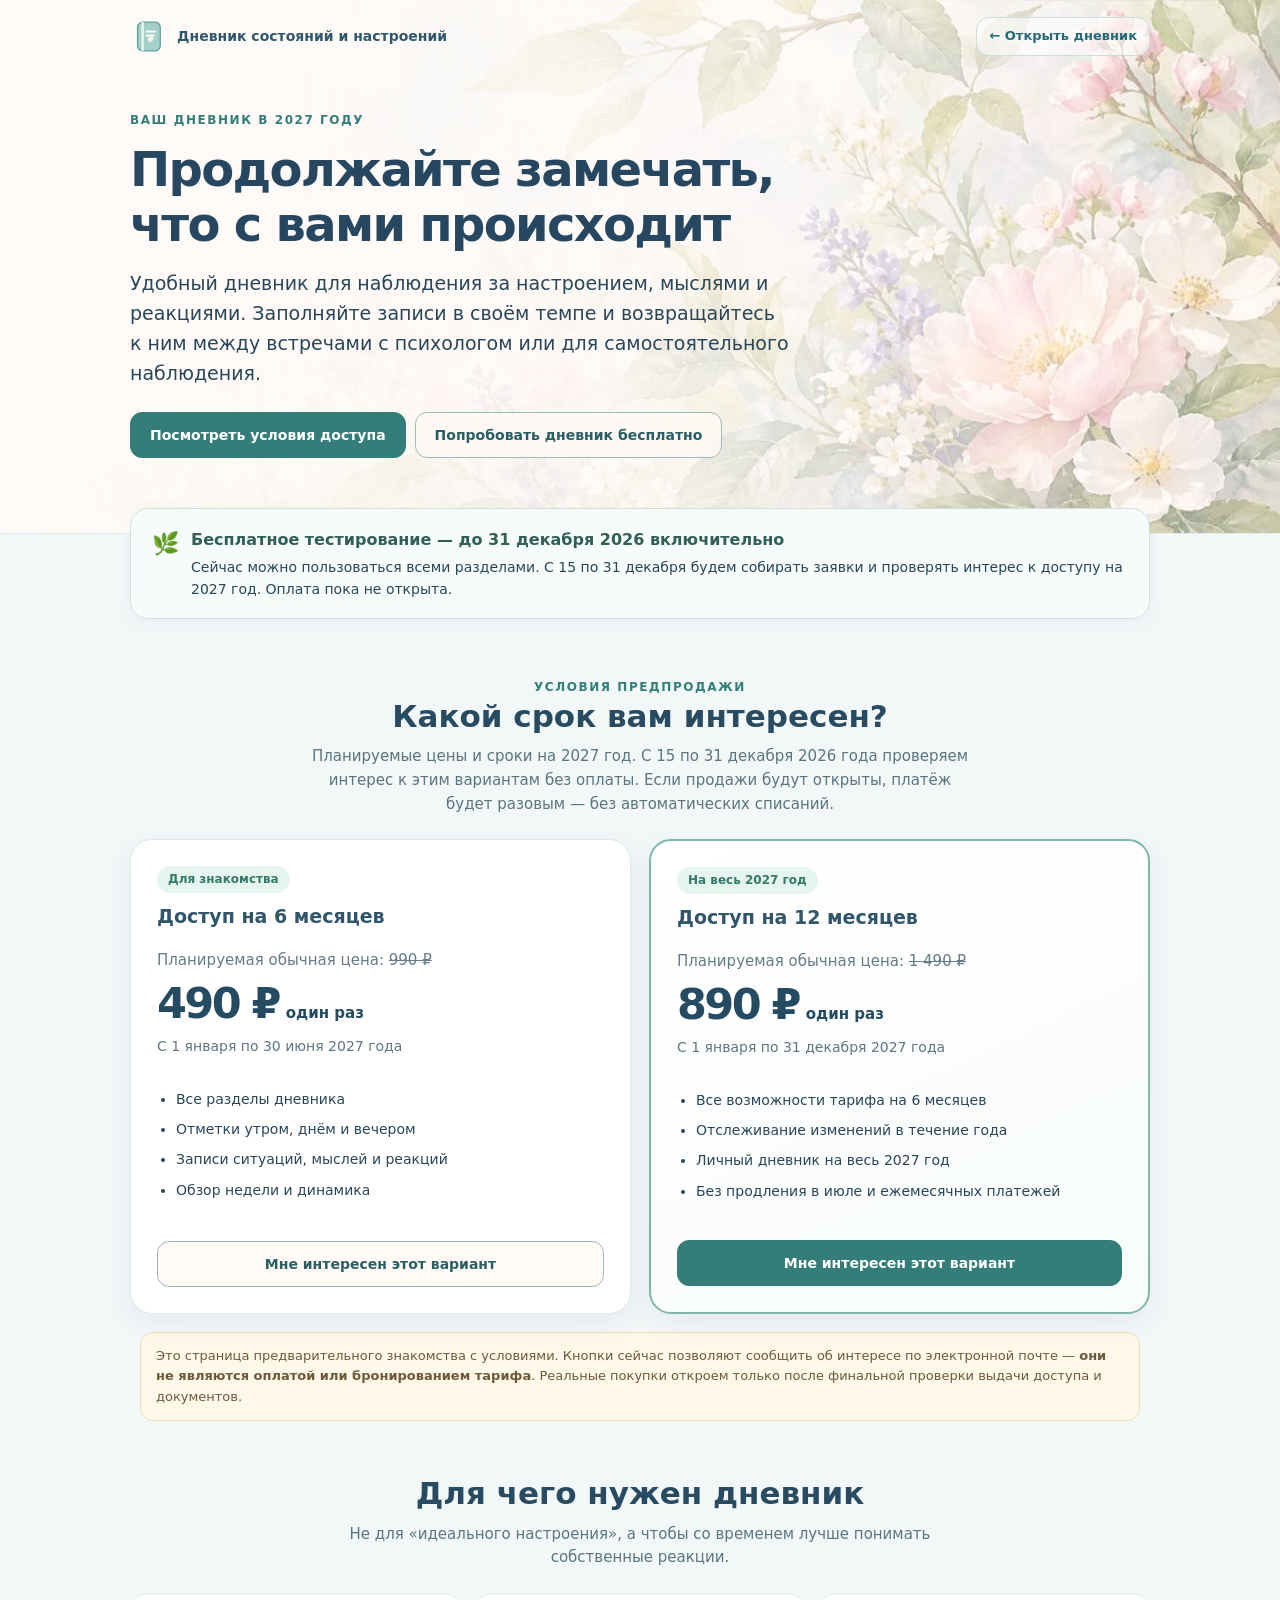
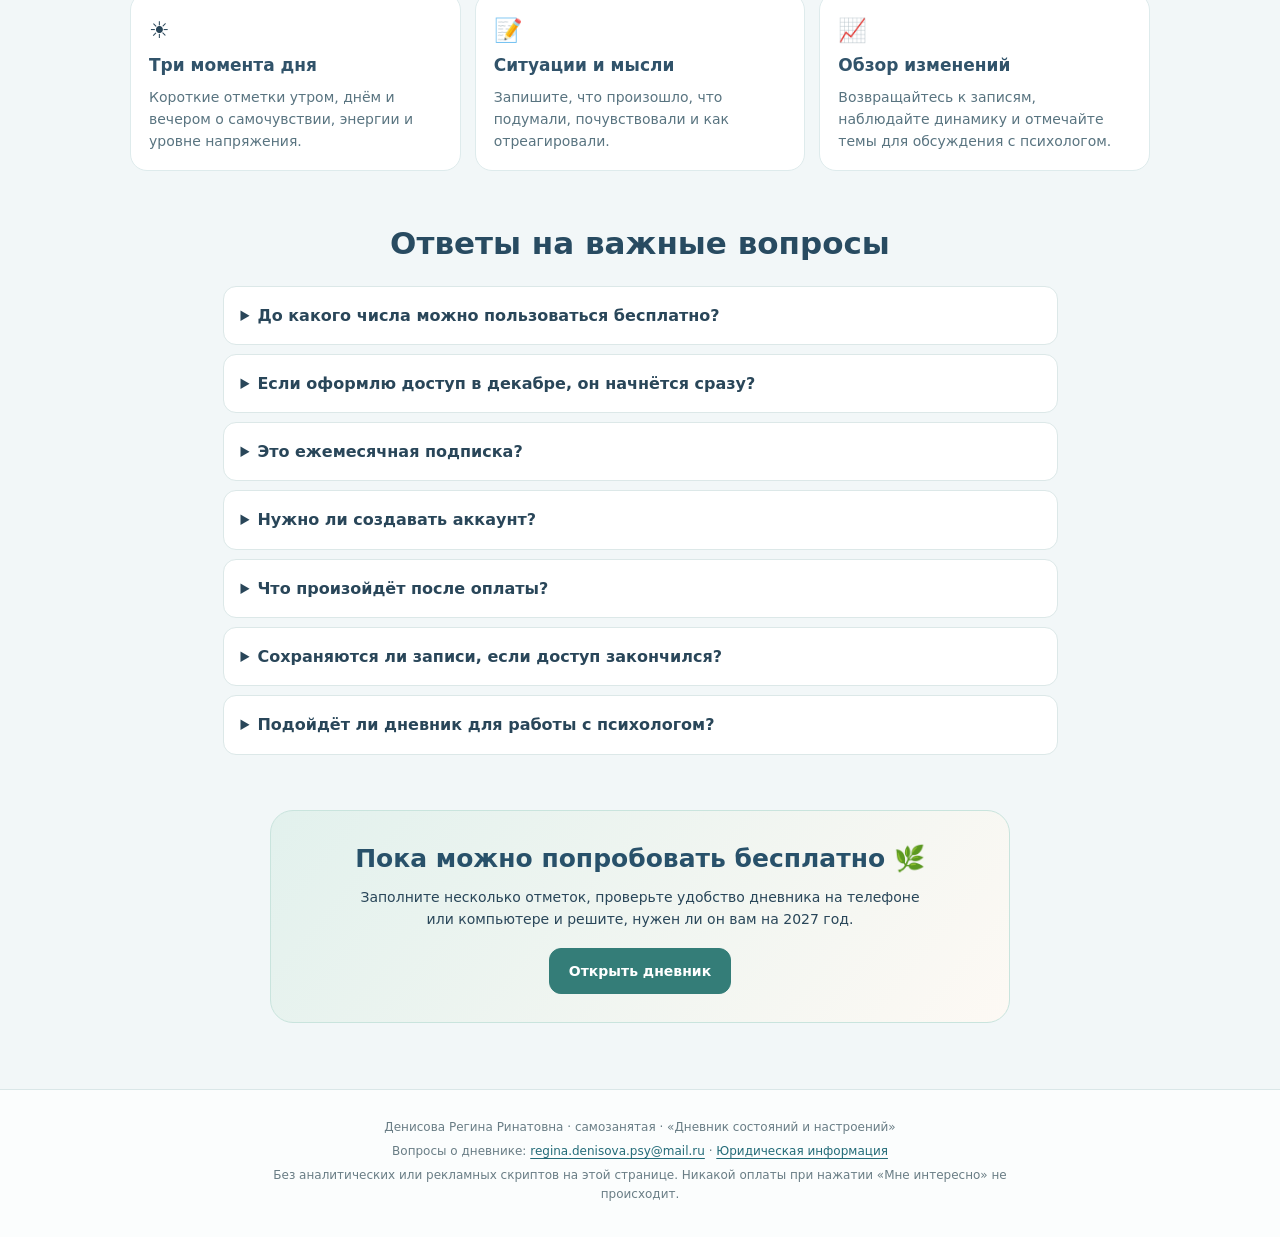
<file: access-2027.html>
<!doctype html>
<html lang="ru">
<head>
<meta charset="utf-8">
<meta name="viewport" content="width=device-width,initial-scale=1">
<meta name="color-scheme" content="light">
<meta name="theme-color" content="#e9f4f0">
<title>Дневник состояний и настроений — доступ на 2027 год</title>
<meta name="description" content="Дневник состояний и настроений: бесплатное тестирование до 31 декабря 2026 года. Условия доступа на 6 и 12 месяцев в 2027 году.">
<link rel="icon" href="assets/diary-shortcut.svg" type="image/svg+xml">
<style>
:root{color-scheme:light;font-family:system-ui,-apple-system,"Segoe UI",Arial,sans-serif;color:#294659;background:#f2f7f8;line-height:1.58}
*{box-sizing:border-box}body{margin:0;min-width:300px}
a{color:#236b78;text-underline-offset:3px}
a:focus-visible,button:focus-visible{outline:3px solid #5096a1;outline-offset:3px}
.page{max-width:1060px;margin:auto;padding:0 20px}
.header{background:#fffaf7;border-bottom:1px solid #e7ebeb;position:relative;overflow:hidden}
.header::before{content:"";position:absolute;inset:0;background:linear-gradient(90deg,rgba(255,251,248,.98) 0%,rgba(255,251,248,.88) 47%,rgba(255,251,248,.40) 100%),url("assets/diary-botanical-real-2026.jpg?v=20261124");background-position:center,right center;background-size:cover;opacity:.83;pointer-events:none}
.header .page{position:relative;padding-top:17px;padding-bottom:75px}
.topnav{display:flex;justify-content:space-between;gap:15px;align-items:center;flex-wrap:wrap}
.identity{display:flex;align-items:center;gap:10px;font-weight:700;color:#30576a;font-size:14px}
.identity svg{width:37px;height:37px;flex:0 0 auto}
.back{display:inline-flex;align-items:center;gap:7px;background:#fff9;border:1px solid #cbdedb;border-radius:13px;padding:8px 12px;text-decoration:none;font-size:13px;font-weight:650}
.intro{max-width:700px;padding-top:50px}
.eyebrow{font-size:12px;text-transform:uppercase;letter-spacing:.13em;font-weight:750;color:#347e79}
h1{font-size:clamp(30px,4.5vw,48px);line-height:1.15;letter-spacing:-.035em;margin:11px 0 16px;color:#274760}
.lead{font-size:clamp(16px,1.9vw,19px);max-width:660px;margin:0 0 20px}
.note{font-size:13px;color:#58717d}
.hero-actions{display:flex;gap:9px;flex-wrap:wrap;margin-top:24px}
.btn{display:inline-flex;align-items:center;justify-content:center;min-height:44px;padding:11px 19px;border-radius:12px;font-weight:700;font-size:14px;text-decoration:none;border:1px solid #9cbab8}
.btn.primary{background:#347d78;color:white;border-color:#347d78}
.btn.primary:hover{background:#266761}
.btn.secondary{background:#fffaf5d9;color:#285e64}
.btn.secondary:hover{background:#eaf5f1}
main.page{padding-top:22px;padding-bottom:54px}
.status{border:1px solid #cce1db;border-radius:18px;background:#f5fcf9;box-shadow:0 4px 20px #31575a0b;padding:18px 21px;display:flex;gap:12px;align-items:flex-start;margin-top:-48px;position:relative}
.status .symbol{font-size:22px}
.status strong{color:#315f56}
.status p{margin:3px 0 0;font-size:14px}
section{scroll-margin-top:22px}
.sectionhead{text-align:center;max-width:660px;margin:54px auto 23px}
.sectionhead h2{font-size:clamp(25px,3vw,31px);line-height:1.2;margin:0 0 10px;color:#284b61}
.sectionhead p{font-size:15px;color:#5b7580;margin:0}
.pricing{display:grid;grid-template-columns:repeat(2,minmax(0,1fr));gap:18px}
.plan{background:#fff;border:1px solid #dce9e8;border-radius:22px;box-shadow:0 9px 28px #284b6211;padding:26px;display:flex;flex-direction:column;gap:8px}
.plan.featured{border:2px solid #80b7a9;background:linear-gradient(155deg,#fff,#f7fcf9)}
.plan .name{font-size:19px;font-weight:800;color:#31556b;margin:0}
.pill{display:inline-block;align-self:flex-start;background:#e6f5ee;color:#34796a;border-radius:100px;font-size:12px;font-weight:750;padding:4px 11px}
.oldprice{font-size:15px;color:#657c85;margin:10px 0 0}
.price{display:flex;align-items:baseline;gap:7px;margin:0;color:#244b61}
.price b{font-size:43px;line-height:1.05;letter-spacing:-.06em}
.price span{font-size:15px;font-weight:600}
.plan .period{font-size:14px;color:#5e7680;margin:1px 0 12px}
.plan ul{margin:3px 0 22px;padding-left:19px;flex:1 1 auto}
.plan li{margin:8px 0;font-size:14px}
.plan .btn{width:100%}
.caveat{margin:18px auto 0;padding:13px 15px;background:#fff7e8;border:1px solid #ecdfb9;border-radius:13px;color:#6c5a3a;font-size:13px;max-width:1000px}
.features{display:grid;grid-template-columns:repeat(3,minmax(0,1fr));gap:14px}
.feature{background:#fff;border:1px solid #deebec;border-radius:17px;padding:18px}
.feature h3{font-size:17px;color:#31536a;margin:4px 0 7px}
.feature p{font-size:14px;color:#597480;margin:0}
.feature .sign{font-size:23px}
.faq{max-width:835px;margin:0 auto}
.faq details{background:white;border:1px solid #dce8e8;border-radius:13px;margin:9px 0;padding:0 17px}
.faq summary{padding:16px 0;font-weight:700;cursor:pointer}
.faq details p{font-size:14px;color:#58727c;margin:0 0 17px}
.last{max-width:740px;margin:55px auto 12px;background:linear-gradient(130deg,#e2f1ed,#fdf9f4);border:1px solid #c9e4dd;border-radius:23px;padding:28px 27px;text-align:center}
.last h2{margin:0 0 8px;color:#28516a;font-size:25px}
.last p{margin:0 auto 18px;max-width:560px;font-size:14px}
.footer{border-top:1px solid #dae7e8;background:#fbfdfd;text-align:center;padding:23px 20px 28px;font-size:12px;color:#697d85}
.footer p{margin:5px auto;max-width:780px}
@media(max-width:700px){
 .page{padding-left:15px;padding-right:15px}
 .header::before{background-position:center,right center;opacity:.48}
 .header .page{padding-bottom:69px}
 .intro{padding-top:26px}
 .status{margin-top:-34px;padding:15px}
 .pricing{grid-template-columns:1fr;gap:13px}
 .plan{padding:21px}
 .features{grid-template-columns:1fr;gap:10px}
 .sectionhead{margin:40px auto 18px}
 .last{margin-top:35px;padding:24px 18px}
}
@media(prefers-reduced-motion:reduce){*{scroll-behavior:auto!important}}
</style>
</head>
<body>
<header class="header">
  <div class="page">
    <nav class="topnav" aria-label="Навигация">
      <span class="identity">
        <svg viewBox="0 0 44 44" aria-hidden="true" fill="none" xmlns="http://www.w3.org/2000/svg">
          <rect x="9" y="5" width="27" height="34" rx="6" fill="#a6cfca" stroke="#5d9f9e" stroke-width="1.5"/>
          <path d="M15 5v34" stroke="#e7f6f0" stroke-width="3"/>
          <path d="M20 16h10M20 21h8" stroke="#f6fcfa" stroke-linecap="round" stroke-width="2.5"/>
          <path d="M22 27c-2-2 0-5 2-4 1-2 4-1 4 1 0 2-4 5-4 5s-2-1-2-2Z" fill="#fff2e8"/>
        </svg>
        Дневник состояний и настроений
      </span>
      <a class="back" href="./">← Открыть дневник</a>
    </nav>
    <div class="intro">
      <span class="eyebrow">Ваш дневник в 2027 году</span>
      <h1>Продолжайте замечать, что с вами происходит</h1>
      <p class="lead">Удобный дневник для наблюдения за настроением, мыслями и реакциями. Заполняйте записи в своём темпе и возвращайтесь к ним между встречами с психологом или для самостоятельного наблюдения.</p>
      <div class="hero-actions">
        <a class="btn primary" href="#tariffs">Посмотреть условия доступа</a>
        <a class="btn secondary" href="./">Попробовать дневник бесплатно</a>
      </div>
    </div>
  </div>
</header>
<main class="page">
  <div class="status" role="note">
    <span class="symbol" aria-hidden="true">🌿</span>
    <div><strong>Бесплатное тестирование — до 31 декабря 2026 включительно</strong>
      <p>Сейчас можно пользоваться всеми разделами. С 15 по 31 декабря будем собирать заявки и проверять интерес к доступу на 2027 год. Оплата пока не открыта.</p>
    </div>
  </div>

  <section id="tariffs" aria-labelledby="tariffHeading">
    <div class="sectionhead">
      <span class="eyebrow">Условия предпродажи</span>
      <h2 id="tariffHeading">Какой срок вам интересен?</h2>
      <p>Планируемые цены и сроки на 2027 год. С 15 по 31 декабря 2026 года проверяем интерес к этим вариантам без оплаты. Если продажи будут открыты, платёж будет разовым — без автоматических списаний.</p>
    </div>
    <div class="pricing">
      <article class="plan">
        <span class="pill">Для знакомства</span>
        <h3 class="name">Доступ на 6 месяцев</h3>
        <p class="oldprice">Планируемая обычная цена: <s>990 ₽</s></p>
        <p class="price"><b>490 ₽</b><span>один раз</span></p>
        <p class="period">С 1 января по 30 июня 2027 года</p>
        <ul>
          <li>Все разделы дневника</li>
          <li>Отметки утром, днём и вечером</li>
          <li>Записи ситуаций, мыслей и реакций</li>
          <li>Обзор недели и динамика</li>
        </ul>
        <a class="btn secondary" href="mailto:regina.denisova.psy@mail.ru?subject=%D0%98%D0%BD%D1%82%D0%B5%D1%80%D0%B5%D1%81%20%D0%BA%20%D0%B4%D0%BD%D0%B5%D0%B2%D0%BD%D0%B8%D0%BA%D1%83%20%E2%80%94%206%20%D0%BC%D0%B5%D1%81%D1%8F%D1%86%D0%B5%D0%B2&body=%D0%97%D0%B4%D1%80%D0%B0%D0%B2%D1%81%D1%82%D0%B2%D1%83%D0%B9%D1%82%D0%B5!%20%D0%9C%D0%BD%D0%B5%20%D0%B8%D0%BD%D1%82%D0%B5%D1%80%D0%B5%D1%81%D0%B5%D0%BD%20%D0%B4%D0%BE%D1%81%D1%82%D1%83%D0%BF%20%D0%BA%20%D0%B4%D0%BD%D0%B5%D0%B2%D0%BD%D0%B8%D0%BA%D1%83%20%D0%BD%D0%B0%206%20%D0%BC%D0%B5%D1%81%D1%8F%D1%86%D0%B5%D0%B2.">Мне интересен этот вариант</a>
      </article>
      <article class="plan featured">
        <span class="pill">На весь 2027 год</span>
        <h3 class="name">Доступ на 12 месяцев</h3>
        <p class="oldprice">Планируемая обычная цена: <s>1 490 ₽</s></p>
        <p class="price"><b>890 ₽</b><span>один раз</span></p>
        <p class="period">С 1 января по 31 декабря 2027 года</p>
        <ul>
          <li>Все возможности тарифа на 6 месяцев</li>
          <li>Отслеживание изменений в течение года</li>
          <li>Личный дневник на весь 2027 год</li>
          <li>Без продления в июле и ежемесячных платежей</li>
        </ul>
        <a class="btn primary" href="mailto:regina.denisova.psy@mail.ru?subject=%D0%98%D0%BD%D1%82%D0%B5%D1%80%D0%B5%D1%81%20%D0%BA%20%D0%B4%D0%BD%D0%B5%D0%B2%D0%BD%D0%B8%D0%BA%D1%83%20%E2%80%94%2012%20%D0%BC%D0%B5%D1%81%D1%8F%D1%86%D0%B5%D0%B2&body=%D0%97%D0%B4%D1%80%D0%B0%D0%B2%D1%81%D1%82%D0%B2%D1%83%D0%B9%D1%82%D0%B5!%20%D0%9C%D0%BD%D0%B5%20%D0%B8%D0%BD%D1%82%D0%B5%D1%80%D0%B5%D1%81%D0%B5%D0%BD%20%D0%B4%D0%BE%D1%81%D1%82%D1%83%D0%BF%20%D0%BA%20%D0%B4%D0%BD%D0%B5%D0%B2%D0%BD%D0%B8%D0%BA%D1%83%20%D0%BD%D0%B0%2012%20%D0%BC%D0%B5%D1%81%D1%8F%D1%86%D0%B5%D0%B2.">Мне интересен этот вариант</a>
      </article>
    </div>
    <p class="caveat">Это страница предварительного знакомства с условиями. Кнопки сейчас позволяют сообщить об интересе по электронной почте — <strong>они не являются оплатой или бронированием тарифа</strong>. Реальные покупки откроем только после финальной проверки выдачи доступа и документов.</p>
  </section>

  <section aria-labelledby="whatHeading">
    <div class="sectionhead">
      <h2 id="whatHeading">Для чего нужен дневник</h2>
      <p>Не для «идеального настроения», а чтобы со временем лучше понимать собственные реакции.</p>
    </div>
    <div class="features">
      <div class="feature"><div class="sign" aria-hidden="true">☀️</div><h3>Три момента дня</h3><p>Короткие отметки утром, днём и вечером о самочувствии, энергии и уровне напряжения.</p></div>
      <div class="feature"><div class="sign" aria-hidden="true">📝</div><h3>Ситуации и мысли</h3><p>Запишите, что произошло, что подумали, почувствовали и как отреагировали.</p></div>
      <div class="feature"><div class="sign" aria-hidden="true">📈</div><h3>Обзор изменений</h3><p>Возвращайтесь к записям, наблюдайте динамику и отмечайте темы для обсуждения с психологом.</p></div>
    </div>
  </section>

  <section aria-labelledby="faqHeading">
    <div class="sectionhead"><h2 id="faqHeading">Ответы на важные вопросы</h2></div>
    <div class="faq">
      <details><summary>До какого числа можно пользоваться бесплатно?</summary><p>До 31 декабря 2026 года включительно по московскому времени. С 1 января 2027 года доступ к рабочим разделам планируется предоставлять на оплаченный период.</p></details>
      <details><summary>Если оформлю доступ в декабре, он начнётся сразу?</summary><p>Нет. Предпродажа рассчитана на использование с 1 января 2027 года. На время бесплатного тестирования оплата не нужна.</p></details>
      <details><summary>Это ежемесячная подписка?</summary><p>Нет. Планируется единоразовая оплата за 6 либо 12 месяцев без автоматического продления и регулярных списаний.</p></details>
      <details><summary>Нужно ли создавать аккаунт?</summary><p>Для оплаченного доступа потребуется аккаунт с подтверждённой электронной почтой. Используйте при покупке тот же адрес, что указан в аккаунте.</p></details>
      <details><summary>Что произойдёт после оплаты?</summary><p>Prodamus пришлёт письмо о покупке. Затем войдите в дневник с той же электронной почтой и нажмите «Проверить доступ». Для предпродажи оплаченный срок начнётся 1 января 2027 года. <a href="payment-return.html">Подробная инструкция после оплаты</a>.</p></details>
      <details><summary>Сохраняются ли записи, если доступ закончился?</summary><p>Дневник хранит записи в браузере на том устройстве, где их создавали. Они не удаляются автоматически при окончании срока. Можно скачать резервную копию. При очистке браузера или смене устройства без копии записи могут потеряться.</p></details>
      <details><summary>Подойдёт ли дневник для работы с психологом?</summary><p>Да, можно готовить заметки к консультациям. При этом дневник не заменяет диагностику, лечение или психологическую помощь. Отдельные условия для специалистов и индивидуальные версии будут рассматриваться позже.</p></details>
    </div>
  </section>

  <div class="last">
    <h2>Пока можно попробовать бесплатно 🌿</h2>
    <p>Заполните несколько отметок, проверьте удобство дневника на телефоне или компьютере и решите, нужен ли он вам на 2027 год.</p>
    <a class="btn primary" href="./">Открыть дневник</a>
  </div>
</main>
<footer class="footer">
  <p>Денисова Регина Ринатовна · самозанятая · «Дневник состояний и настроений»</p>
  <p>Вопросы о дневнике: <a href="mailto:regina.denisova.psy@mail.ru">regina.denisova.psy@mail.ru</a> · <a href="https://taplink.cc/reginaden.legal" target="_blank" rel="noopener noreferrer">Юридическая информация</a></p>
  <p>Без аналитических или рекламных скриптов на этой странице. Никакой оплаты при нажатии «Мне интересно» не происходит.</p>
</footer>
<script>

(function(){
  'use strict';
  // The display follows Moscow dates, not the visitor's local time zone.
  // This is not a payment or entitlement check.
  const begin=Date.parse('2026-12-15T00:00:00+03:00');
  const end=Date.parse('2027-01-01T00:00:00+03:00');
  const now=Date.now();
  const pricingLabel=document.querySelector('#tariffs .sectionhead .eyebrow');
  const pricingDescription=document.querySelector('#tariffs .sectionhead p');
  const status=document.querySelector('.status');
  const plans=[...document.querySelectorAll('.plan')];
  if(now>=begin&&now<end){
    pricingLabel.textContent='Проверяем интерес — 15–31 декабря';
    pricingDescription.textContent='С 15 по 31 декабря собираем обращения по двум запланированным тарифам. Это не покупка и не бронирование цены: пока кнопки только открывают подготовленное письмо. Оплаченный доступ предполагается с 1 января 2027 года.';
  }
  if(now>=end){
    status.querySelector('strong').textContent='Бесплатное тестирование завершилось 31 декабря 2026 года';
    status.querySelector('p').textContent='С 1 января 2027 года дневник предусмотрен для использования по оплаченному тарифу. Если доступ уже приобретён, войдите в свой аккаунт.';
    pricingLabel.textContent='Условия после акции';
    pricingDescription.textContent='Ориентировочные обычные цены на 2027 год. Это предварительная информация, покупка пока недоступна. Автоматического продления не планируется.';
    plans[0].querySelector('.oldprice').hidden=true;
    plans[1].querySelector('.oldprice').hidden=true;
    plans[0].querySelector('.price b').textContent='990 ₽';
    plans[1].querySelector('.price b').textContent='1 490 ₽';
    plans[0].querySelector('.period').textContent='6 месяцев с даты активации';
    plans[1].querySelector('.period').textContent='12 месяцев с даты активации';
    document.querySelector('.hero-actions .btn.secondary').textContent='Перейти к дневнику';
    document.querySelector('.last h2').textContent='Ваш дневник в 2027 году 🌿';
    document.querySelector('.last p').textContent='Если доступ уже куплен, войдите в аккаунт. Если хотите узнать о покупке, воспользуйтесь кнопками заинтересовавшего тарифа выше.';
  }
})();
</script>
<script src="sales-config.js?v=20261124-1"></script>
<script>
(function () {
  'use strict';
  const cfg = window.DiaryCheckoutConfiguration;
  if (!cfg || cfg.paymentsEnabled !== true) return;
  const now = Date.now();
  if (!(now >= Date.parse(cfg.presaleStart) && now < Date.parse(cfg.presaleEndExclusive))) return;
  const offers = document.querySelectorAll('#tariffs .plan');
  if (offers.length !== 2) return;
  // Production orders must still be verified by a signed Prodamus webhook.
  [
    [offers[0], cfg.presaleSixMonths, 'Оплатить 490 ₽'],
    [offers[1], cfg.presaleTwelveMonths, 'Оплатить 890 ₽']
  ].forEach(function ([card, url, label]) {
    if (!/^https:\/\/payform\.ru\/[A-Za-z0-9]+\/$/.test(url)) return;
    const anchor = card.querySelector('a.btn');
    if (!anchor) return;
    anchor.href = url;
    anchor.textContent = label;
    anchor.rel = 'noopener noreferrer';
  });
  const note = document.querySelector('#tariffs .caveat');
  if (note) note.textContent =
    'После нажатия вы переходите на защищённую страницу Prodamus. Для получения доступа используйте тот же email, что и в аккаунте дневника. Покупки подтверждаются сервером после оплаты, доступ по предпродаже начинается 1 января 2027 года.';
  const footerNote = document.querySelector('.footer p:last-child');
  if (footerNote) footerNote.textContent =
    'Оплата обрабатывается на стороне Prodamus. В этом дневнике нет ежемесячных автоматических списаний.';
}());
</script>
</body></html>
</file>
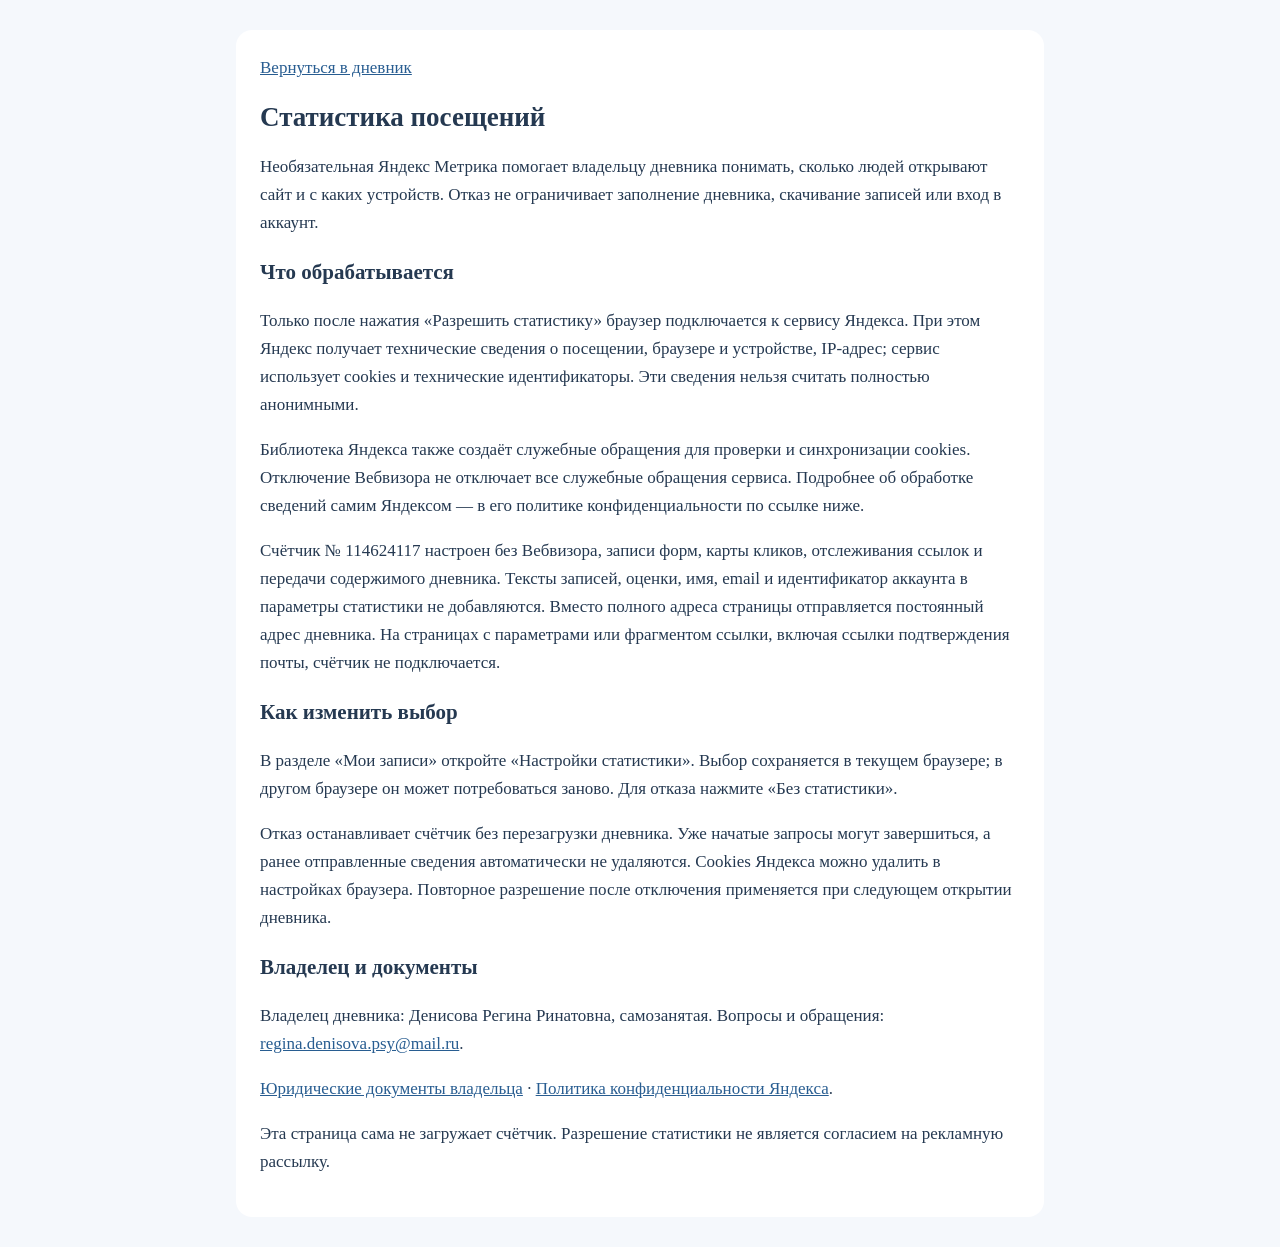
<file: analytics-info.html>
<!doctype html>
<html lang="ru"><head><meta charset="utf-8"><meta name="viewport" content="width=device-width, initial-scale=1"><title>Статистика посещений — Дневник состояний</title>
<style>body{font:17px/1.65 Georgia,serif;color:#253951;background:#f5f8fc;margin:0}main{max-width:760px;margin:30px auto;padding:24px;background:white;border-radius:16px}h1{font-size:27px;line-height:1.3}h2{font-size:21px}a{color:#285d91}p{overflow-wrap:anywhere}@media(max-width:600px){main{margin:12px;padding:18px}}</style></head><body><main>
<a href="./">Вернуться в дневник</a>
<h1>Статистика посещений</h1>
<p>Необязательная Яндекс Метрика помогает владельцу дневника понимать, сколько людей открывают сайт и с каких устройств. Отказ не ограничивает заполнение дневника, скачивание записей или вход в аккаунт.</p>
<h2>Что обрабатывается</h2>
<p>Только после нажатия «Разрешить статистику» браузер подключается к сервису Яндекса. При этом Яндекс получает технические сведения о посещении, браузере и устройстве, IP-адрес; сервис использует cookies и технические идентификаторы. Эти сведения нельзя считать полностью анонимными.</p>
<p>Библиотека Яндекса также создаёт служебные обращения для проверки и синхронизации cookies. Отключение Вебвизора не отключает все служебные обращения сервиса. Подробнее об обработке сведений самим Яндексом — в его политике конфиденциальности по ссылке ниже.</p>
<p>Счётчик № 114624117 настроен без Вебвизора, записи форм, карты кликов, отслеживания ссылок и передачи содержимого дневника. Тексты записей, оценки, имя, email и идентификатор аккаунта в параметры статистики не добавляются. Вместо полного адреса страницы отправляется постоянный адрес дневника. На страницах с параметрами или фрагментом ссылки, включая ссылки подтверждения почты, счётчик не подключается.</p>
<h2>Как изменить выбор</h2>
<p>В разделе «Мои записи» откройте «Настройки статистики». Выбор сохраняется в текущем браузере; в другом браузере он может потребоваться заново. Для отказа нажмите «Без статистики».</p>
<p>Отказ останавливает счётчик без перезагрузки дневника. Уже начатые запросы могут завершиться, а ранее отправленные сведения автоматически не удаляются. Cookies Яндекса можно удалить в настройках браузера. Повторное разрешение после отключения применяется при следующем открытии дневника.</p>
<h2>Владелец и документы</h2>
<p>Владелец дневника: Денисова Регина Ринатовна, самозанятая. Вопросы и обращения: <a href="mailto:regina.denisova.psy@mail.ru">regina.denisova.psy@mail.ru</a>.</p>
<p><a href="https://taplink.cc/reginaden.legal" rel="noopener noreferrer" target="_blank">Юридические документы владельца</a> · <a href="https://yandex.ru/legal/confidential/" rel="noopener noreferrer" target="_blank">Политика конфиденциальности Яндекса</a>.</p>
<p>Эта страница сама не загружает счётчик. Разрешение статистики не является согласием на рекламную рассылку.</p>
</main></body></html>
</file>
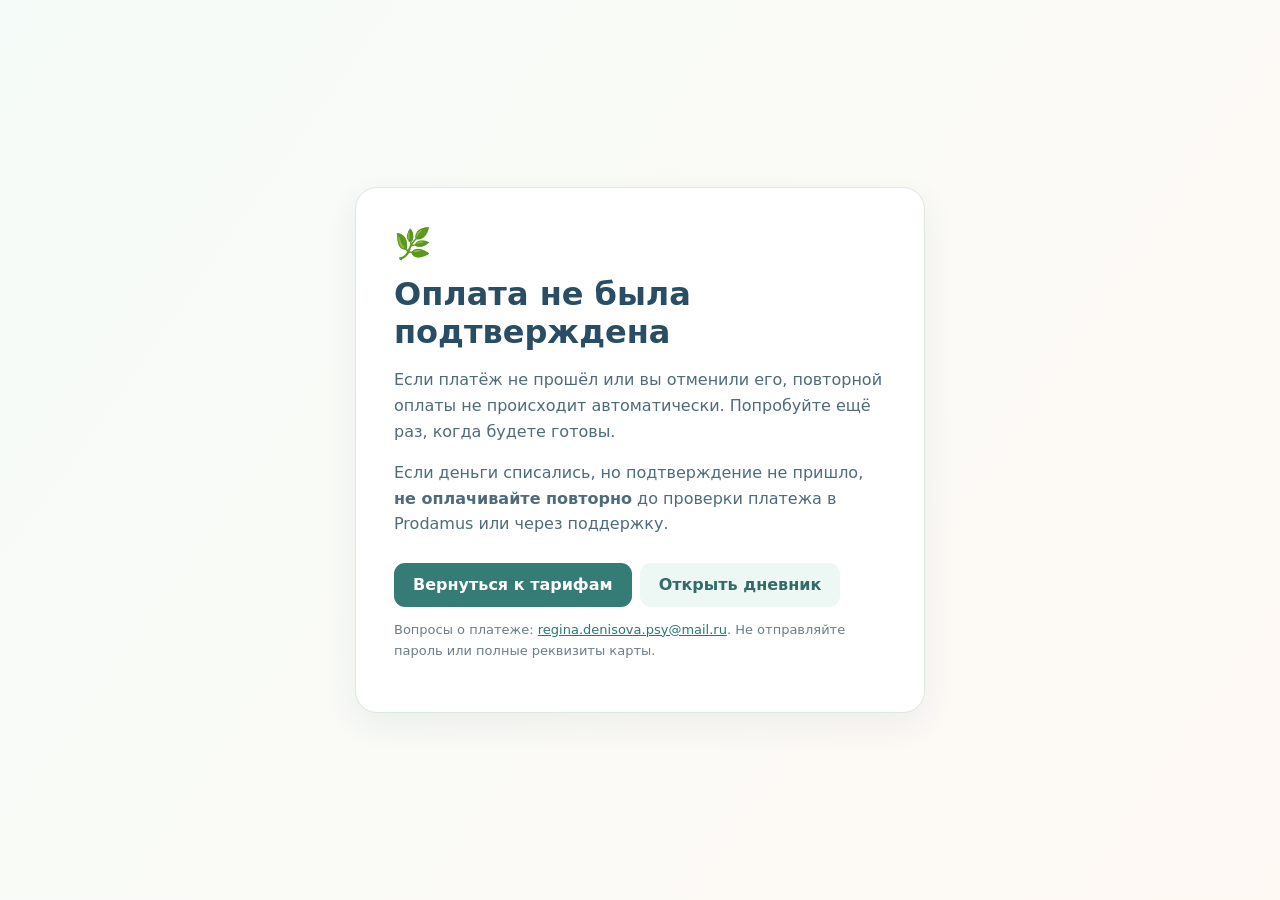
<file: payment-not-completed.html>
<!doctype html>
<html lang="ru"><head><meta charset="UTF-8"><meta name="viewport" content="width=device-width,initial-scale=1">
<meta name="robots" content="noindex,nofollow"><meta name="referrer" content="no-referrer"><meta name="color-scheme" content="light">
<title>Оплата не завершена — Дневник состояний и настроений</title>
<link rel="icon" href="assets/diary-shortcut.svg" type="image/svg+xml">
<style>:root{font-family:system-ui,-apple-system,"Segoe UI",sans-serif;color:#29465c;background:#f4f8f8}*{box-sizing:border-box}body{margin:0}.wrap{min-height:100svh;display:grid;place-items:center;padding:24px;background:linear-gradient(125deg,#f5fbf8,#fff9f4)}.card{width:min(570px,100%);background:white;border:1px solid #dbe9e3;border-radius:22px;box-shadow:0 12px 32px #264e5911;padding:clamp(24px,5vw,38px)}.icon{font-size:30px}h1{font-size:clamp(25px,4vw,32px);line-height:1.2;color:#284d64;margin:14px 0}p{line-height:1.6;color:#4f6b7a}a{color:#2a7772;overflow-wrap:anywhere}a.button{background:#347c75;color:#fff;text-decoration:none;border-radius:11px;padding:12px 19px;min-height:44px;display:inline-flex;font-weight:700;align-items:center;margin:10px 8px 0 0}a.secondary{background:#edf7f4;color:#346a69}a:focus-visible{outline:3px solid #6dadad;outline-offset:3px}.note{font-size:13px;color:#6b7d86}</style>
</head><body><main class="wrap"><article class="card">
<div class="icon" aria-hidden="true">🌿</div>
<h1>Оплата не была подтверждена</h1>
<p>Если платёж не прошёл или вы отменили его, повторной оплаты не происходит автоматически. Попробуйте ещё раз, когда будете готовы.</p>
<p>Если деньги списались, но подтверждение не пришло, <strong>не оплачивайте повторно</strong> до проверки платежа в Prodamus или через поддержку.</p>
<a class="button" href="access-2027.html">Вернуться к тарифам</a><a class="button secondary" href="./">Открыть дневник</a>
<p class="note">Вопросы о платеже: <a href="mailto:regina.denisova.psy@mail.ru">regina.denisova.psy@mail.ru</a>. Не отправляйте пароль или полные реквизиты карты.</p>
</article></main></body></html>
</file>
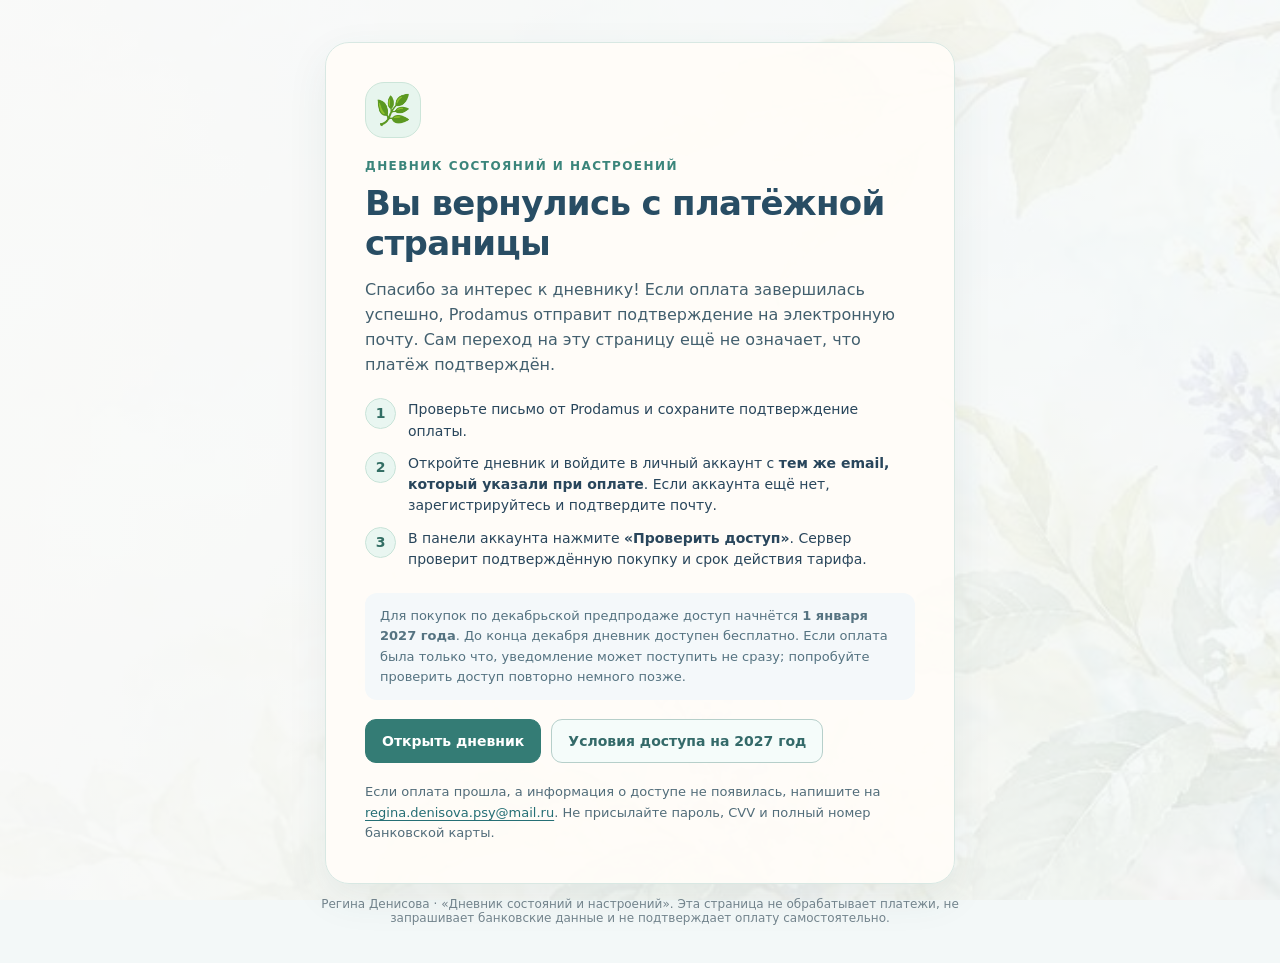
<file: payment-return.html>
<!doctype html>
<html lang="ru">
<head>
<meta charset="UTF-8">
<meta name="viewport" content="width=device-width,initial-scale=1">
<meta name="color-scheme" content="light">
<meta name="theme-color" content="#edf6f2">
<meta name="robots" content="noindex,nofollow">
<meta name="referrer" content="no-referrer">
<title>Возвращение после оплаты — Дневник состояний и настроений</title>
<meta name="description" content="Как проверить подтверждение оплаты и открыть доступ к дневнику состояний и настроений.">
<link rel="icon" href="assets/diary-shortcut.svg" type="image/svg+xml">
<style>
:root{color-scheme:light;font-family:system-ui,-apple-system,"Segoe UI",Arial,sans-serif;color:#29465c;background:#f3f8f8}
*{box-sizing:border-box}body{margin:0;min-width:300px}
.page{min-height:100svh;display:flex;flex-direction:column;align-items:center;justify-content:center;padding:42px 15px 25px;position:relative;overflow:hidden}
.page::before{content:"";position:fixed;inset:0;background:linear-gradient(120deg,rgba(255,252,250,.95),rgba(248,253,252,.76)),url("assets/diary-botanical-real-2026.jpg");background-size:cover;background-position:center;opacity:.48;pointer-events:none}
.card{position:relative;width:min(630px,100%);background:#fffcf8ee;border:1px solid #d8e8e3;border-radius:24px;box-shadow:0 14px 40px #335d5f14;padding:clamp(23px,4vw,39px)}
.stamp{width:56px;height:56px;display:grid;place-items:center;font-size:29px;border-radius:19px;background:#e7f5ee;border:1px solid #cce5d9;margin-bottom:17px}
.eyebrow{font-size:12px;letter-spacing:.12em;text-transform:uppercase;font-weight:750;color:#3b857b}
h1{color:#284d64;line-height:1.18;font-size:clamp(25px,4.4vw,34px);letter-spacing:-.02em;margin:9px 0 15px}
.lead{line-height:1.55;font-size:16px;margin:0 0 22px;color:#425f6e}
.steps{margin:0 0 23px;padding:0;list-style:none;counter-reset:instruction;display:grid;gap:11px}
.steps li{counter-increment:instruction;position:relative;padding-left:43px;line-height:1.52;font-size:14px}
.steps li::before{content:counter(instruction);position:absolute;left:0;top:-1px;width:29px;height:29px;border:1px solid #c8e3d8;background:#e9f6f1;color:#326e64;border-radius:50%;font-size:14px;font-weight:750;display:grid;place-items:center}
.actions{display:flex;flex-wrap:wrap;gap:10px;margin:19px 0}
.btn{border:1px solid #b6cfca;text-decoration:none;min-height:44px;padding:10px 16px;border-radius:11px;display:inline-flex;align-items:center;justify-content:center;font-size:14px;font-weight:750;color:#346a69;background:#f5fcfa}
.btn.primary{color:white;background:#347c75;border-color:#347c75}
.btn:hover{filter:brightness(.96)}
.btn:focus-visible,a:focus-visible{outline:3px solid #6dadad;outline-offset:3px}
.note{font-size:13px;line-height:1.55;border-radius:12px;padding:13px 15px;background:#f4f8fa;color:#557381}
.contact{color:#526d7a;font-size:13px;line-height:1.6;margin:18px 0 0}
.contact a,.footer a{color:#256f75;text-underline-offset:3px;overflow-wrap:anywhere}
.footer{position:relative;text-align:center;padding:13px;font-size:12px;color:#72838c;max-width:670px}
@media(max-width:550px){.actions{display:grid}.btn{width:100%}.page{justify-content:flex-start;padding-top:45px}}
</style>
</head>
<body>
<main class="page">
<article class="card" aria-labelledby="heading">
<div class="stamp" aria-hidden="true">🌿</div>
<span class="eyebrow">Дневник состояний и настроений</span>
<h1 id="heading">Вы вернулись с платёжной страницы</h1>
<p class="lead">Спасибо за интерес к дневнику! Если оплата завершилась успешно, Prodamus отправит подтверждение на электронную почту. Сам переход на эту страницу ещё не означает, что платёж подтверждён.</p>
<ol class="steps">
<li>Проверьте письмо от Prodamus и сохраните подтверждение оплаты.</li>
<li>Откройте дневник и войдите в личный аккаунт с <strong>тем же email, который указали при оплате</strong>. Если аккаунта ещё нет, зарегистрируйтесь и подтвердите почту.</li>
<li>В панели аккаунта нажмите <strong>«Проверить доступ»</strong>. Сервер проверит подтверждённую покупку и срок действия тарифа.</li>
</ol>
<p class="note">Для покупок по декабрьской предпродаже доступ начнётся <strong>1 января 2027 года</strong>. До конца декабря дневник доступен бесплатно. Если оплата была только что, уведомление может поступить не сразу; попробуйте проверить доступ повторно немного позже.</p>
<div class="actions">
<a class="btn primary" href="./">Открыть дневник</a>
<a class="btn" href="access-2027.html">Условия доступа на 2027 год</a>
</div>
<p class="contact">Если оплата прошла, а информация о доступе не появилась, напишите на <a href="mailto:regina.denisova.psy@mail.ru?subject=%D0%94%D0%BD%D0%B5%D0%B2%D0%BD%D0%B8%D0%BA%3A%20%D0%BD%D0%B5%20%D0%BE%D1%82%D0%BE%D0%B1%D1%80%D0%B0%D0%B7%D0%B8%D0%BB%D1%81%D1%8F%20%D0%B4%D0%BE%D1%81%D1%82%D1%83%D0%BF">regina.denisova.psy@mail.ru</a>. Не присылайте пароль, CVV и полный номер банковской карты.</p>
</article>
<footer class="footer">Регина Денисова · «Дневник состояний и настроений». Эта страница не обрабатывает платежи, не запрашивает банковские данные и не подтверждает оплату самостоятельно.</footer>
</main>
</body>
</html>
</file>
<file: entry.css>
body[data-cover] #app,
body[data-cover] #lock,
body[data-cover] #vaultUnlock,
body:not([data-cover]) #diaryCover {
  display: none;
}

#diaryCover {
  width: min(480px, calc(100% - 32px));
  margin: 24px auto;
}

#accountDialog {
  width: min(430px, calc(100% - 32px));
  max-height: calc(100dvh - 32px);
  overflow-y: auto;
  color: inherit;
}

#accountDialog input { width: 100%; }
#accountDialog h2 { padding-right: 44px; }
#accountBack {
  position: absolute;
  top: 10px;
  right: 10px;
  width: 44px;
  height: 44px;
  padding: 0;
  font-size: 24px;
  line-height: 1;
}
#forgotAccount { color: #255b8f; text-decoration: underline; padding: 10px 2px; }
#accountDialog [hidden], #accountBar[hidden] { display: none !important; }
#accountDialog .remember-choice { display: flex; gap: 8px; align-items: start; font-size: 14px; margin: 12px 0; }
#accountDialog input[type=checkbox] { width: auto; margin-top: 4px; }
#accountBar { width: calc(100% - 30px); max-width: 1050px; margin: 12px auto; }
body[data-cover] #accountBar { display: none; }
#accountBar button { margin-left: 12px; }
#accountHelp, .account-exit-icon, #accountStorageMobile { display: none; }
#signupProfile { border: 0; margin: 0; padding: 0; min-width: 0; }
#signupProfile legend { font-weight: 700; }
.mobile-date, .mobile-nav-label, .dictation, .dictation-indicator { display: none; }
.dictation-field { display: contents; }

@media (max-width: 790px) {
  body[data-cover] {
    position: relative;
    min-height: 100svh;
    display: flex;
    flex-direction: column;
    align-items: center;
  }
  body[data-cover]::before {
    position: absolute !important;
    inset: auto 0 0 !important;
    height: min(17svh, 130px) !important;
    background-position: center bottom !important;
    background-size: cover !important;
    -webkit-mask-image: none !important;
    mask-image: none !important;
  }
  body[data-cover] .foot { display: none; }
  body[data-cover] .journal-hero {
    width: 100%;
    min-height: 0 !important;
    padding: 0 !important;
  }
  body[data-cover] .hero-background picture img {
    object-fit: cover !important;
    object-position: center 50% !important;
    opacity: .56 !important;
  }
  body[data-cover] .journal-hero::after {
    background: linear-gradient(90deg, #fcfaf7ed, #fcfaf76b) !important;
  }
  body[data-cover] .hero-content { min-height: 0 !important; padding: 10px 14px; }
  body[data-cover] .journal-heading h1 { font-size: clamp(20px, 5.4vw, 25px) !important; }
  #diaryCover {
    position: relative;
    margin: 8px auto 12px;
    padding: 14px;
    background: #fffdf9;
    border-color: #d7e2df;
    box-shadow: 0 6px 24px #31595718;
  }
  #diaryCover h2 { font-size: 18px; margin: 0 0 5px; }
  #diaryCover p { font-size: 14px; }
  #diaryCover .note { font-size: 12px; }
  #accountDialog input { font-size: 16px; }
  #accountResetForm:not([hidden]) { display: grid; gap: 8px; }
  #accountResetForm button[type=submit] { margin-top: 8px; }

  body:not([data-cover]) #accountBar:not([hidden]) {
    display: grid;
    grid-template-columns: minmax(0, 1fr) auto auto;
    align-items: center;
    gap: 4px;
    width: calc(100% - 22px);
    margin: 6px auto;
    padding: 4px 8px 4px 12px;
  }
  #accountGreeting { overflow: hidden; text-overflow: ellipsis; white-space: nowrap; font-weight: 650; }
  #accountBar button {
    display: grid;
    place-items: center;
    width: 44px;
    min-height: 44px;
    padding: 0;
    margin: 0;
  }
  #accountSignOut { grid-column: 3; grid-row: 1; }
  #accountHelp { grid-column: 2; grid-row: 1; font-weight: 750; }
  #accountSignOutText, #accountStorageDesktop { display: none; }
  .account-exit-icon { display: block; width: 21px; height: 21px; }
  #accountStorageMobile { display: inline; }
  #accountStorageNote { grid-column: 1 / -1; margin: 2px 4px 8px; }
  #accountHelp[aria-expanded="false"] + #accountStorageNote { display: none; }

  #app { margin-top: 18px; gap: 16px !important; }
  #app > .side-menu { grid-area: 1 / 1; top: auto; }
  #app > main, #app > .aside { grid-area: 2 / 1; }
  #app:focus, #app [tabindex="-1"]:focus { outline: none; }

  .desktop-date { display: none; }
  .mobile-date { display: block; line-height: 1.2; }
  .mobile-date::first-letter { text-transform: uppercase; }
  .mobile-date span {
    display: block;
    margin-top: 3px;
    font-size: clamp(12px, 3.6vw, 16px);
    font-weight: 600;
    text-transform: none;
    white-space: nowrap;
  }

  #app [data-mobile-hidden] { display: none !important; }
  .dictation { display: flex; align-items: center; gap: 8px; margin-top: 6px; }
  .dictation button { min-height: 44px; flex: 0 0 auto; }
  .dictation-field { display: block; position: relative; }
  .dictation-field[data-dictation-active] textarea {
    padding-top: 38px;
    border-color: #397dbb;
  }
  .dictation-field[data-dictation-active] .dictation-indicator {
    display: inline-flex;
    align-items: center;
    gap: 7px;
    position: absolute;
    top: 7px;
    left: 8px;
    padding: 3px 9px;
    border-radius: 12px;
    background: #e4effc;
    color: #254c73;
    font-size: 12px;
    font-weight: 650;
    pointer-events: none;
  }
  .dictation-dots { display: flex; gap: 3px; }
  .dictation-dots i {
    width: 5px;
    height: 5px;
    border-radius: 50%;
    background: currentColor;
    animation: dictation-pulse 1s ease-in-out infinite alternate;
  }
  .dictation-dots i:nth-child(2) { animation-delay: 150ms; }
  .dictation-dots i:nth-child(3) { animation-delay: 300ms; }
}

@keyframes dictation-pulse {
  from { opacity: .35; transform: translateY(0); }
  to { opacity: 1; transform: translateY(-2px); }
}

@media (prefers-reduced-motion: reduce) {
  .dictation-dots i { animation: none; }
}
#wordReportDialog {
  width: min(480px, calc(100% - 32px));
  max-height: calc(100dvh - 32px);
  overflow-y: auto;
  border: 1px solid #c8d7e8;
  border-radius: 17px;
  padding: 22px;
  color: inherit;
}
#wordReportDialog::backdrop { background: #263c5866; }
#wordReportDialog label { margin-top: 16px; }
#wordReportDate { max-width: 100%; padding: 8px; margin-bottom: 12px; }
#wordReportDialog .actions { margin-top: 16px; }
.project-owner { max-width: 1050px; margin: 24px auto; padding: 16px; text-align: center; font-size: 12px; color: #64758b; overflow-wrap: anywhere; }
.project-owner a { color: #325b7a; }
.records-actions > .primary { width: 100%; }
.records-secondary { display: flex; flex-wrap: wrap; gap: 6px 16px; margin: 12px 0; }
.records-secondary .action-link { border: 0; border-radius: 4px; background: transparent; padding: 6px 0; color: #325b7a; font-size: 13px; text-decoration: underline; text-underline-offset: 3px; text-align: left; }
.records-secondary .action-link:hover { color: #1c4770; }
.records-secondary .action-link:focus-visible { outline: 2px solid #397dbb; outline-offset: 3px; }
.analytics-notice { width: calc(100% - 30px); max-width: 1050px; margin: 16px auto; }
.analytics-notice[hidden] { display: none !important; }
.analytics-notice p { font-size: 14px; line-height: 1.55; }
.analytics-notice .actions { margin-top: 12px; }
.analytics-notice .actions button { flex: 1 1 170px; }
.analytics-settings { margin: 8px 0 12px; border: 0; background: transparent; padding: 6px 0; text-decoration: underline; text-underline-offset: 3px; font-size: 13px; color: #325b7a; }
.analytics-settings:focus-visible { outline: 2px solid #397dbb; outline-offset: 3px; }


/* Paid access is displayed inside the existing account panel. */
#accountBar .paid-access-line {display:flex;align-items:center;justify-content:space-between;gap:10px;flex-wrap:wrap;width:100%;padding-top:9px;margin-top:8px;border-top:1px solid #e0e9ed}
#accountAccessStatus {font-size:13px;line-height:1.45;color:#346b63;font-weight:600;flex:1 1 250px;overflow-wrap:anywhere}
#accountBar .paid-access-line button {width:auto;min-height:36px;margin:0;padding:7px 12px;font-size:12px;border:1px solid #b6d6cd;background:#f0f8f6;color:#315e61}
#accountBar .paid-access-line button[hidden] {display:none!important}
#lock button {margin:4px 5px}
@media(max-width:790px){
  body:not([data-cover]) #accountBar:not([hidden]) .paid-access-line {grid-column:1/-1;grid-row:2;display:flex;align-items:center;flex-wrap:wrap;padding:8px 3px 2px;margin:2px 0 0}
  #accountBar .paid-access-line button {display:inline-flex!important;min-width:128px!important;width:auto!important;min-height:36px!important;margin:0!important;padding:7px 10px!important}
  #accountAccessStatus {font-size:12px;flex:1 1 190px}
  #lock {margin:12px 10px!important;padding:18px 13px!important}
  #lock button {width:100%;min-height:42px;margin:5px 0}
}

/* Compact, non-blocking cookie consent banner. Analytics remains off until an explicit OK. */
.analytics-notice {
  position: fixed !important;
  z-index: 9999 !important;
  left: 50% !important;
  bottom: max(12px, env(safe-area-inset-bottom, 0px)) !important;
  transform: translateX(-50%) !important;
  width: min(720px, calc(100% - 24px)) !important;
  max-width: 720px !important;
  margin: 0 !important;
  padding: 12px 14px !important;
  display: flex !important;
  align-items: center !important;
  gap: 14px !important;
  background: #fffdf9 !important;
  border: 1px solid #d9e8e4 !important;
  border-radius: 14px !important;
  box-shadow: 0 8px 28px rgba(33, 66, 82, .18) !important;
  color: #314c60 !important;
}
.analytics-notice[hidden] { display: none !important; }
.analytics-notice .analytics-text {
  margin: 0 !important;
  flex: 1 1 auto;
  font-size: 12.5px !important;
  line-height: 1.5 !important;
}
.analytics-notice .analytics-text a { color: #246c91; text-underline-offset: 2px; }
.analytics-notice .analytics-controls {
  flex: 0 0 auto;
  display: flex;
  align-items: center;
  gap: 5px;
}
.analytics-notice #analyticsAllow {
  flex: none !important;
  min-width: 56px;
  min-height: 36px;
  padding: 6px 13px !important;
  border-radius: 9px;
  background: #3a7e7a;
  color: white;
  font-size: 13px;
  font-weight: 700;
}
.analytics-notice #analyticsAllow:hover { background: #2d6865; }
.analytics-notice #analyticsDecline {
  flex: none !important;
  min-width: 36px;
  min-height: 36px;
  padding: 0 !important;
  border: 0;
  background: transparent;
  color: #657c89;
  font-size: 23px;
  line-height: 1;
  border-radius: 8px;
}
.analytics-notice #analyticsDecline:hover { background: #ecf2f1; color: #354e5d; }
.analytics-notice button:focus-visible { outline: 2px solid #367c82; outline-offset: 2px; }
.analytics-screen-reader {
  position: absolute !important;
  width: 1px !important;
  height: 1px !important;
  padding: 0 !important;
  margin: -1px !important;
  overflow: hidden !important;
  clip: rect(0, 0, 0, 0) !important;
  white-space: nowrap !important;
  border: 0 !important;
}
@media (max-width: 580px) {
  .analytics-notice {
    bottom: max(8px, env(safe-area-inset-bottom, 0px)) !important;
    width: calc(100% - 16px) !important;
    gap: 8px !important;
    padding: 10px 9px 10px 12px !important;
    border-radius: 12px !important;
  }
  .analytics-notice .analytics-text { font-size: 11.5px !important; line-height: 1.4 !important; }
  .analytics-notice .analytics-controls { gap: 2px; }
  .analytics-notice #analyticsAllow { min-width: 43px; min-height: 38px; padding: 5px 8px !important; }
  .analytics-notice #analyticsDecline { min-width: 32px; min-height: 38px; }
}
</file>
